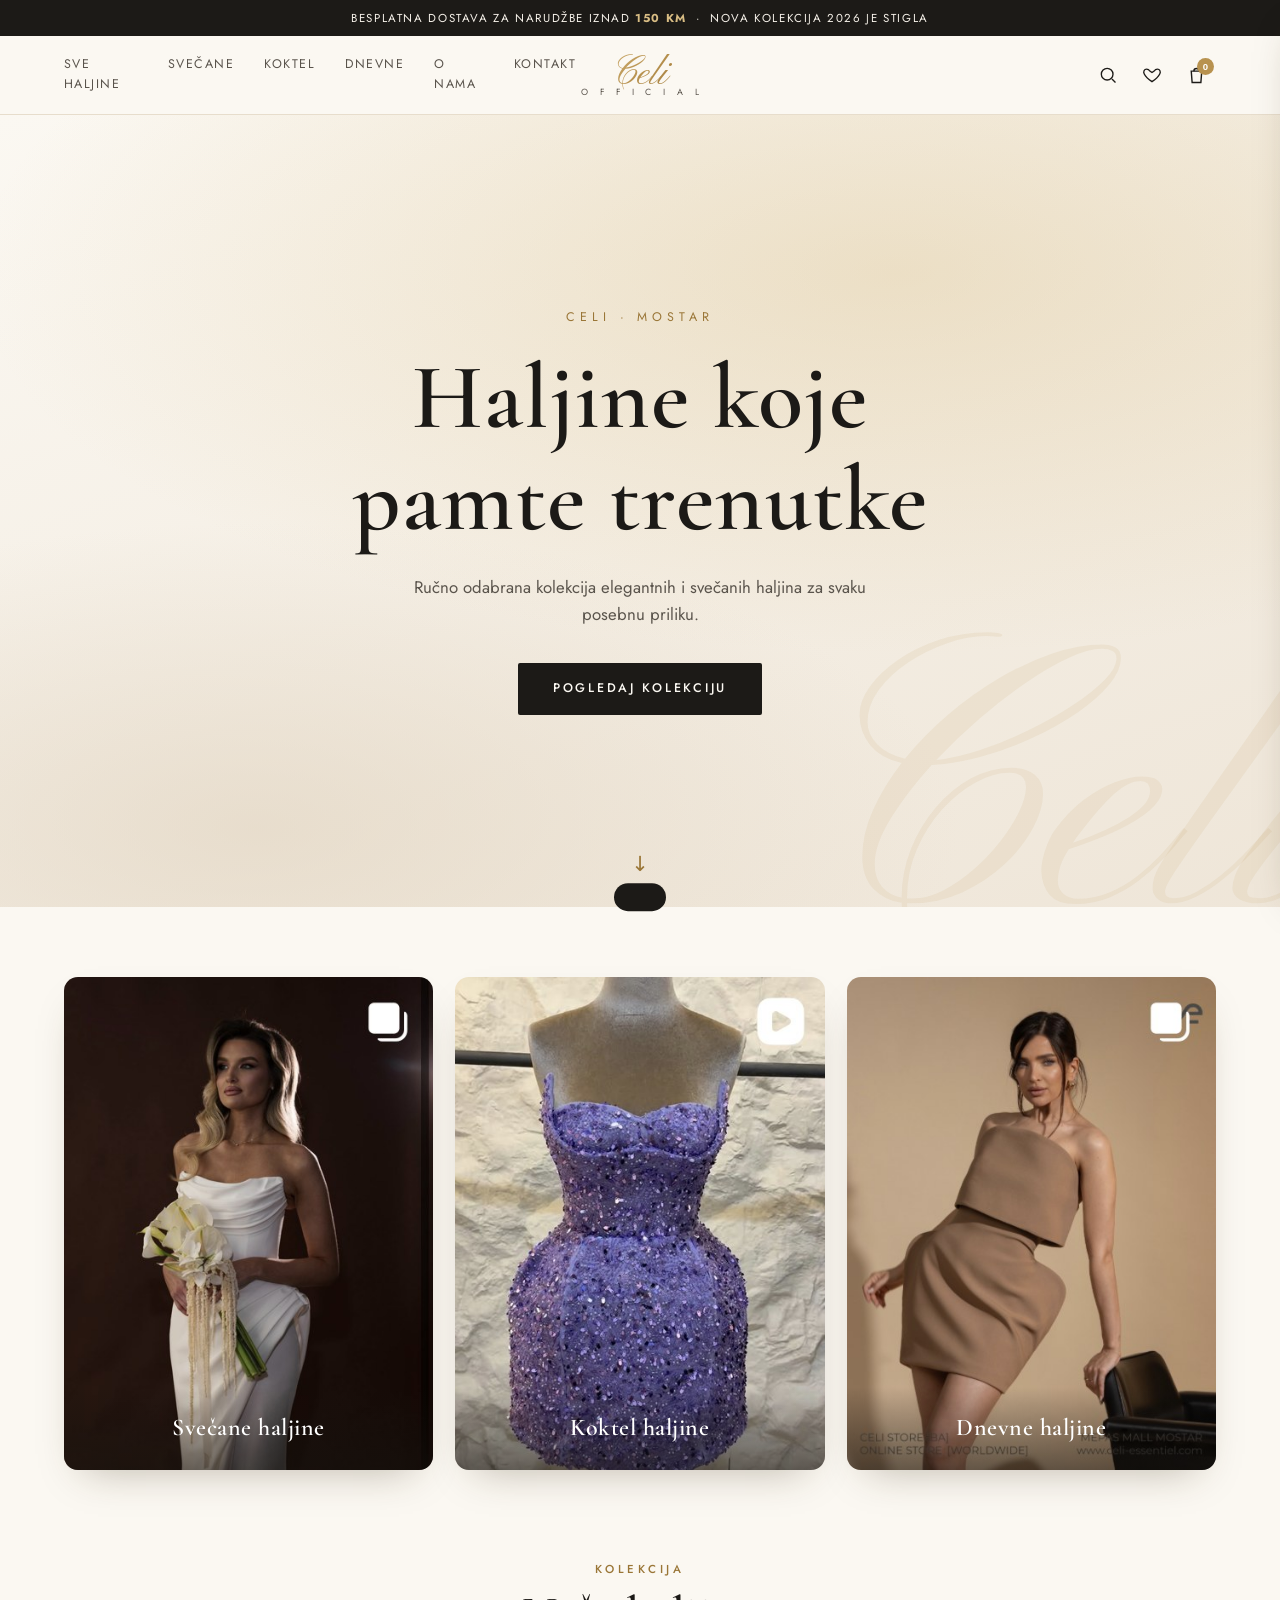
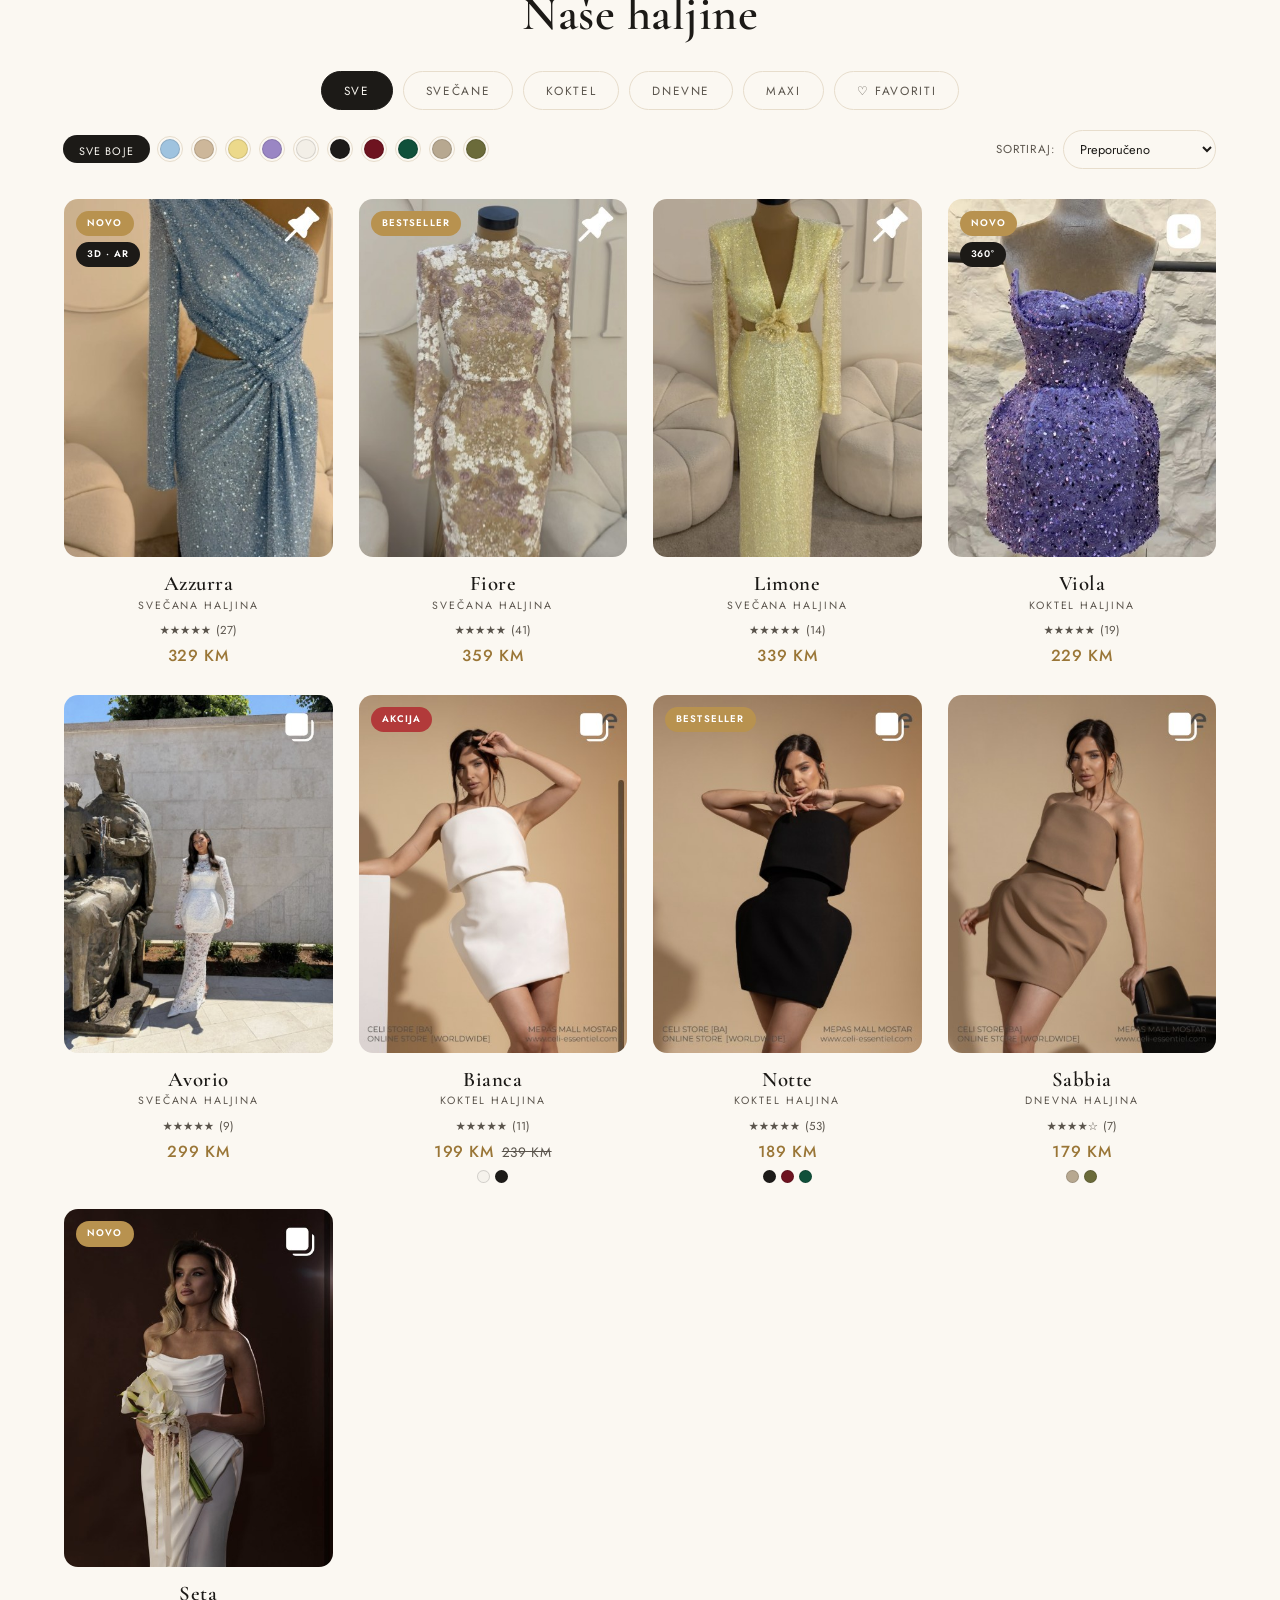
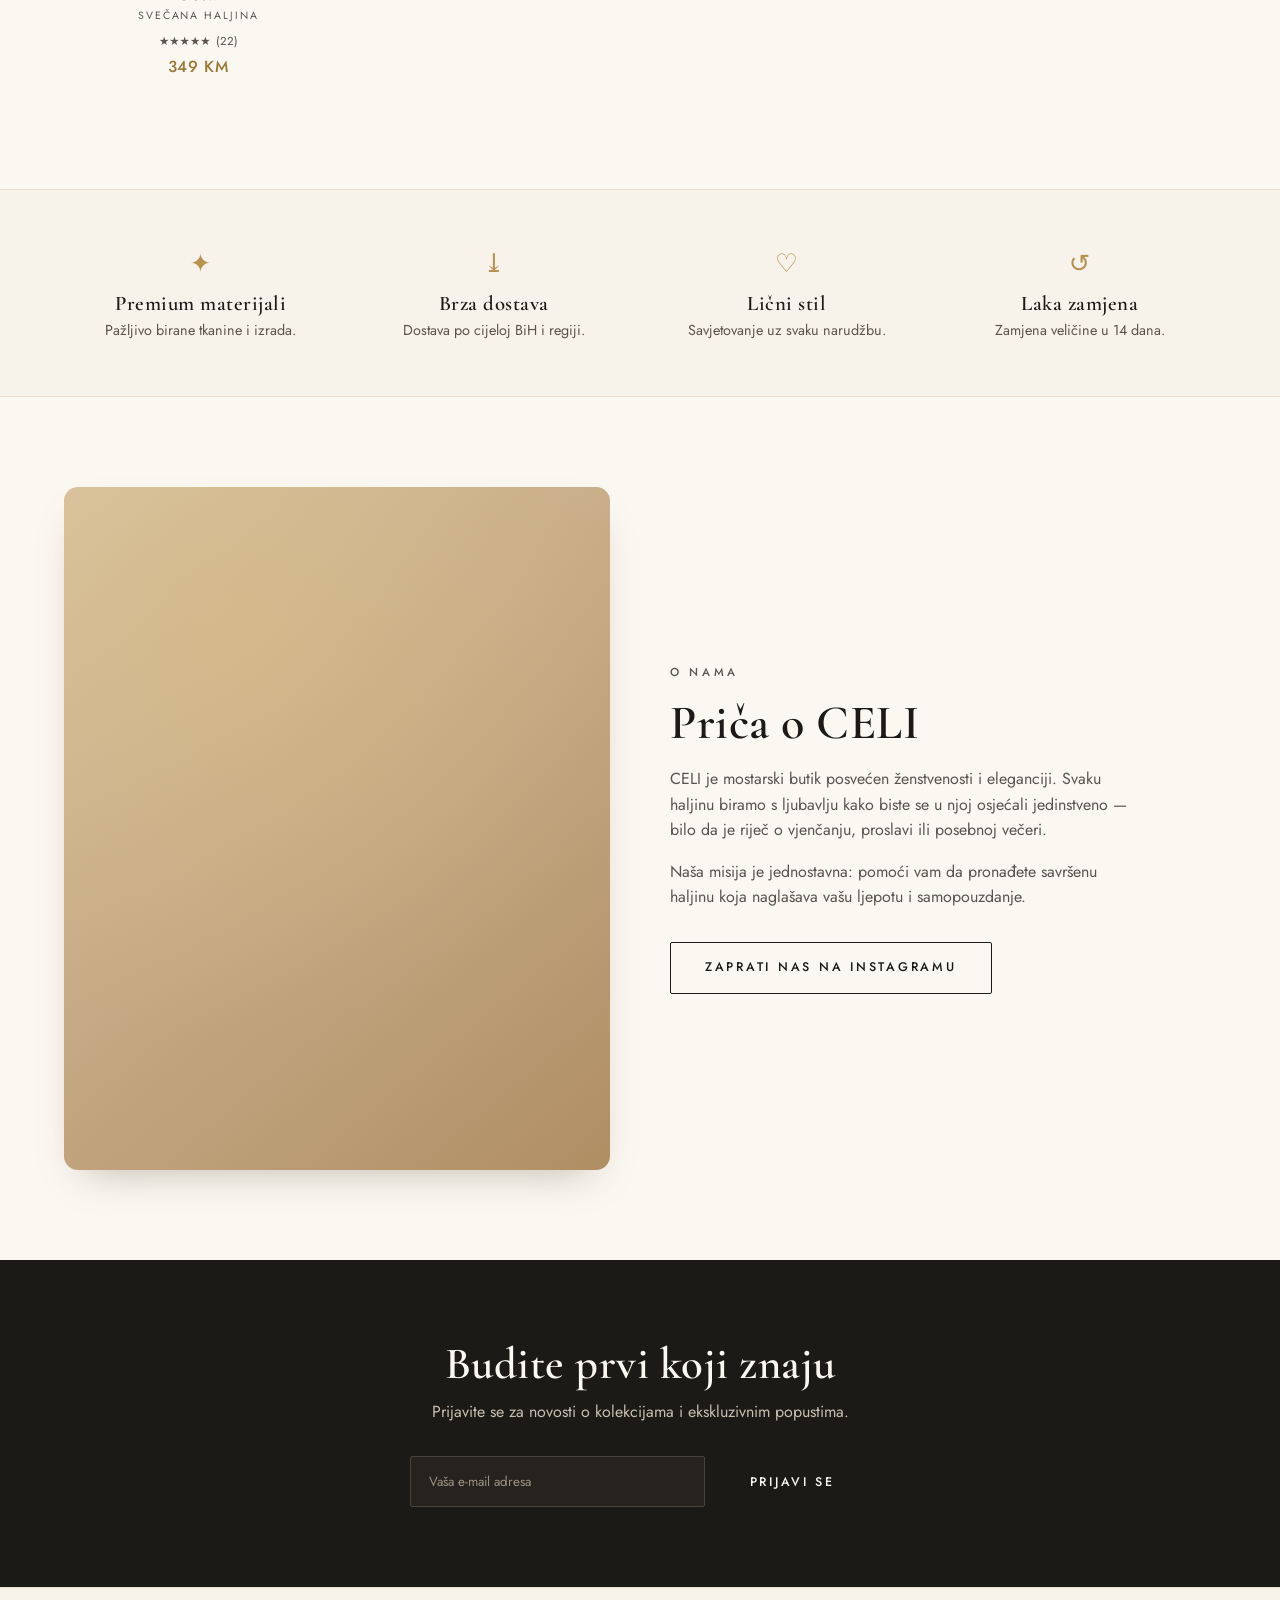
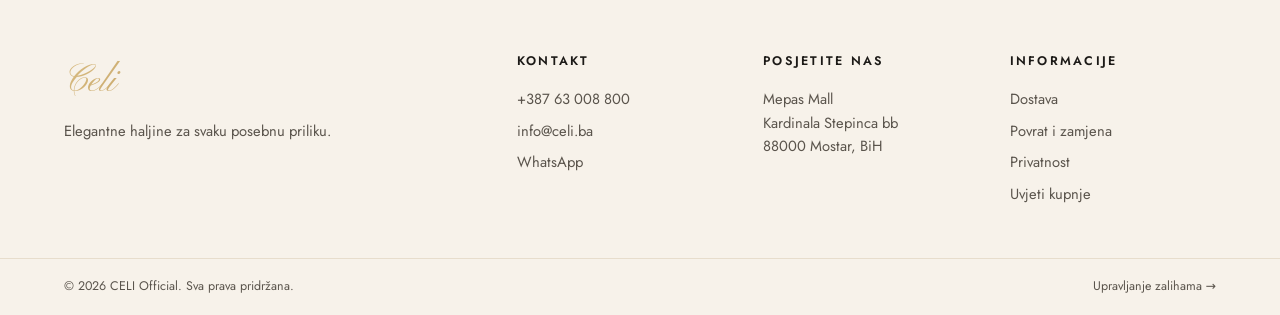
<file: index.html>
<!DOCTYPE html>
<html lang="hr">
<head>
  <meta charset="UTF-8" />
  <meta name="viewport" content="width=device-width, initial-scale=1.0" />
  <title>CELI Official — Elegantne haljine | Mostar</title>
  <meta name="description" content="CELI Official — butik elegantnih i svečanih haljina iz Mostara. Otkrijte novu kolekciju, isprobajte 3D pregled i naručite online." />
  <meta name="theme-color" content="#1c1a17" />
  <link rel="canonical" href="https://celi.ba/" />
  <link rel="icon" type="image/svg+xml" href="assets/favicon.svg" />

  <!-- Open Graph / social -->
  <meta property="og:type" content="website" />
  <meta property="og:site_name" content="CELI Official" />
  <meta property="og:title" content="CELI Official — Elegantne haljine | Mostar" />
  <meta property="og:description" content="Butik elegantnih i svečanih haljina iz Mostara. Nova kolekcija 2026 uz 3D pregled." />
  <meta property="og:image" content="assets/products/p9.jpg" />
  <meta property="og:locale" content="hr_HR" />
  <meta name="twitter:card" content="summary_large_image" />
  <meta name="twitter:title" content="CELI Official — Elegantne haljine" />
  <meta name="twitter:description" content="Butik elegantnih i svečanih haljina iz Mostara." />
  <meta name="twitter:image" content="assets/products/p9.jpg" />

  <link rel="preconnect" href="https://fonts.googleapis.com" />
  <link rel="preconnect" href="https://fonts.gstatic.com" crossorigin />
  <link href="https://fonts.googleapis.com/css2?family=Cormorant+Garamond:wght@400;500;600;700&family=Pinyon+Script&family=Jost:wght@300;400;500;600&display=swap" rel="stylesheet" />
  <link rel="stylesheet" href="css/styles.css" />
</head>
<body>

  <!-- Top announcement bar -->
  <div class="announce">
    Besplatna dostava za narudžbe iznad <strong>150 KM</strong> &nbsp;·&nbsp; Nova kolekcija 2026 je stigla
  </div>

  <!-- Header -->
  <header class="header" id="header">
    <div class="container header__inner">
      <button class="icon-btn nav-toggle" id="navToggle" aria-label="Izbornik">
        <span></span><span></span><span></span>
      </button>

      <nav class="nav" id="nav">
        <a href="#shop" data-filter="all">Sve haljine</a>
        <a href="#shop" data-filter="svecane">Svečane</a>
        <a href="#shop" data-filter="koktel">Koktel</a>
        <a href="#shop" data-filter="dnevne">Dnevne</a>
        <a href="#about">O nama</a>
        <a href="#contact">Kontakt</a>
      </nav>

      <a href="#home" class="logo" aria-label="CELI Official početna">
        <span class="logo__script">Celi</span>
        <span class="logo__sub">O F F I C I A L</span>
      </a>

      <div class="header__actions">
        <button class="icon-btn" id="searchToggle" aria-label="Pretraga">
          <svg viewBox="0 0 24 24" width="20" height="20" fill="none" stroke="currentColor" stroke-width="1.6"><circle cx="11" cy="11" r="7"/><path d="M21 21l-4.3-4.3"/></svg>
        </button>
        <button class="icon-btn wish-btn" id="wishToggle" aria-label="Lista želja">
          <svg viewBox="0 0 24 24" width="20" height="20" fill="none" stroke="currentColor" stroke-width="1.6"><path d="M12 20s-7-4.6-9.3-9.2C1.2 7.9 2.6 5 5.5 5c1.9 0 3.2 1.1 3.9 2.2L12 9l2.6-1.8C15.3 6.1 16.6 5 18.5 5c2.9 0 4.3 2.9 2.8 5.8C19 15.4 12 20 12 20z"/></svg>
          <span class="wish-count" id="wishCount">0</span>
        </button>
        <button class="icon-btn cart-btn" id="cartToggle" aria-label="Košarica">
          <svg viewBox="0 0 24 24" width="21" height="21" fill="none" stroke="currentColor" stroke-width="1.6"><path d="M6 7h12l-1 13H7L6 7z"/><path d="M9 7a3 3 0 0 1 6 0"/></svg>
          <span class="cart-count" id="cartCount">0</span>
        </button>
      </div>
    </div>

    <!-- Search bar -->
    <div class="searchbar" id="searchbar">
      <div class="container">
        <input type="search" id="searchInput" placeholder="Pretraži haljine…" />
      </div>
    </div>
  </header>

  <!-- Hero -->
  <section class="hero" id="home">
    <div class="hero__bg"></div>
    <div class="hero__content">
      <p class="hero__eyebrow">CELI · Mostar</p>
      <h1 class="hero__title">Haljine koje<br/>pamte trenutke</h1>
      <p class="hero__sub">Ručno odabrana kolekcija elegantnih i svečanih haljina za svaku posebnu priliku.</p>
      <a href="#shop" class="btn btn--gold">Pogledaj kolekciju</a>
    </div>
    <a href="#shop" class="hero__scroll" aria-label="Skrolaj dolje">↓</a>
  </section>

  <!-- Category tiles -->
  <section class="cats container">
    <a href="#shop" class="cat" data-filter="svecane">
      <div class="cat__art"><img src="assets/products/p9.jpg" alt="Svečane haljine" loading="lazy" /></div>
      <span>Svečane haljine</span>
    </a>
    <a href="#shop" class="cat" data-filter="koktel">
      <div class="cat__art"><img src="assets/products/p4.jpg" alt="Koktel haljine" loading="lazy" /></div>
      <span>Koktel haljine</span>
    </a>
    <a href="#shop" class="cat" data-filter="dnevne">
      <div class="cat__art"><img src="assets/products/p8.jpg" alt="Dnevne haljine" loading="lazy" /></div>
      <span>Dnevne haljine</span>
    </a>
  </section>

  <!-- Shop -->
  <section class="shop container" id="shop">
    <div class="section-head">
      <p class="eyebrow">Kolekcija</p>
      <h2>Naše haljine</h2>
    </div>

    <div class="filters" id="filters">
      <button class="chip is-active" data-filter="all">Sve</button>
      <button class="chip" data-filter="svecane">Svečane</button>
      <button class="chip" data-filter="koktel">Koktel</button>
      <button class="chip" data-filter="dnevne">Dnevne</button>
      <button class="chip" data-filter="maxi">Maxi</button>
      <button class="chip chip--wish" data-filter="wishlist">♡ Favoriti</button>
    </div>

    <div class="subfilters">
      <div class="colorfilter" id="colorFilter" aria-label="Filter po boji"></div>
      <label class="sortbox">Sortiraj:
        <select id="sortSelect">
          <option value="featured">Preporučeno</option>
          <option value="price-asc">Cijena: niža → viša</option>
          <option value="price-desc">Cijena: viša → niža</option>
          <option value="rating">Najbolje ocijenjeno</option>
          <option value="new">Novo</option>
        </select>
      </label>
    </div>

    <div class="grid" id="productGrid"><!-- products injected by JS --></div>
    <p class="empty" id="emptyState" hidden>Nema haljina koje odgovaraju pretrazi.</p>
  </section>

  <!-- Recently viewed -->
  <section class="recent container" id="recent" hidden>
    <div class="section-head section-head--left">
      <p class="eyebrow">Nedavno pregledano</p>
      <h2>Vaš odabir</h2>
    </div>
    <div class="recent__row" id="recentRow"></div>
  </section>

  <!-- Feature strip -->
  <section class="features">
    <div class="container features__inner">
      <div class="feature"><span class="feature__ic">✦</span><h4>Premium materijali</h4><p>Pažljivo birane tkanine i izrada.</p></div>
      <div class="feature"><span class="feature__ic">⤓</span><h4>Brza dostava</h4><p>Dostava po cijeloj BiH i regiji.</p></div>
      <div class="feature"><span class="feature__ic">♡</span><h4>Lični stil</h4><p>Savjetovanje uz svaku narudžbu.</p></div>
      <div class="feature"><span class="feature__ic">↺</span><h4>Laka zamjena</h4><p>Zamjena veličine u 14 dana.</p></div>
    </div>
  </section>

  <!-- About -->
  <section class="about container" id="about">
    <div class="about__art"></div>
    <div class="about__text">
      <p class="eyebrow">O nama</p>
      <h2>Priča o CELI</h2>
      <p>CELI je mostarski butik posvećen ženstvenosti i eleganciji. Svaku haljinu biramo s ljubavlju kako biste se u njoj osjećali jedinstveno — bilo da je riječ o vjenčanju, proslavi ili posebnoj večeri.</p>
      <p>Naša misija je jednostavna: pomoći vam da pronađete savršenu haljinu koja naglašava vašu ljepotu i samopouzdanje.</p>
      <a href="https://www.instagram.com/celi.officiel/" target="_blank" rel="noopener" class="btn btn--outline">Zaprati nas na Instagramu</a>
    </div>
  </section>

  <!-- Newsletter -->
  <section class="newsletter">
    <div class="container newsletter__inner">
      <h2>Budite prvi koji znaju</h2>
      <p>Prijavite se za novosti o kolekcijama i ekskluzivnim popustima.</p>
      <form class="newsletter__form" id="newsletterForm">
        <input type="email" placeholder="Vaša e-mail adresa" required />
        <button class="btn btn--gold" type="submit">Prijavi se</button>
      </form>
      <p class="newsletter__msg" id="newsletterMsg" hidden>Hvala! Uspješno ste prijavljeni. ✦</p>
    </div>
  </section>

  <!-- Contact / Footer -->
  <footer class="footer" id="contact">
    <div class="container footer__inner">
      <div class="footer__col footer__brand">
        <span class="logo__script footer__logo">Celi</span>
        <p>Elegantne haljine za svaku posebnu priliku.</p>
      </div>
      <div class="footer__col">
        <h5>Kontakt</h5>
        <p><a href="tel:+38763008800">+387 63 008 800</a></p>
        <p><a href="mailto:info@celi.ba">info@celi.ba</a></p>
        <p><a href="https://wa.me/38763008800" target="_blank" rel="noopener">WhatsApp</a></p>
      </div>
      <div class="footer__col">
        <h5>Posjetite nas</h5>
        <p>Mepas Mall<br/>Kardinala Stepinca bb<br/>88000 Mostar, BiH</p>
      </div>
      <div class="footer__col">
        <h5>Informacije</h5>
        <p><a href="info.html#dostava">Dostava</a></p>
        <p><a href="info.html#povrat">Povrat i zamjena</a></p>
        <p><a href="info.html#privatnost">Privatnost</a></p>
        <p><a href="info.html#uvjeti">Uvjeti kupnje</a></p>
      </div>
    </div>
    <div class="footer__bottom">
      <div class="container">
        <span>© <span id="year"></span> CELI Official. Sva prava pridržana.</span>
        <span><a href="admin.html" class="footer__admin">Upravljanje zalihama →</a></span>
      </div>
    </div>
  </footer>

  <!-- Cart drawer -->
  <div class="overlay" id="overlay"></div>
  <aside class="cart" id="cart" aria-label="Košarica">
    <div class="cart__head">
      <h3>Vaša košarica</h3>
      <button class="icon-btn" id="cartClose" aria-label="Zatvori">✕</button>
    </div>
    <div class="cart__body" id="cartBody"><!-- items --></div>
    <div class="cart__foot">
      <div class="fship" id="freeShip" hidden></div>
      <div class="cart__total"><span>Ukupno</span><strong id="cartTotal">0 KM</strong></div>
      <a class="btn btn--gold btn--block" id="checkoutBtn" href="checkout.html">Nastavi na plaćanje</a>
      <button class="btn btn--outline btn--block cart__wa" id="whatsappBtn">Naruči putem WhatsApp-a</button>
      <p class="cart__note">Sigurno plaćanje karticom, pouzećem ili bankovnim transferom.</p>
    </div>
  </aside>

  <!-- Quick view modal -->
  <div class="modal" id="modal" aria-hidden="true" role="dialog" aria-modal="true" aria-label="Pregled haljine">
    <div class="modal__overlay" id="modalOverlay"></div>
    <div class="modal__box" id="modalBox"><!-- injected --></div>
  </div>

  <!-- Size guide modal -->
  <div class="modal modal--size" id="sizeModal" aria-hidden="true" role="dialog" aria-modal="true" aria-label="Vodič za veličine">
    <div class="modal__overlay" id="sizeOverlay"></div>
    <div class="sizeguide">
      <button class="icon-btn sizeguide__close" id="sizeClose" aria-label="Zatvori">✕</button>
      <p class="eyebrow">CELI</p>
      <h3>Vodič za veličine</h3>
      <p class="sizeguide__lead">Mjere u centimetrima. Ako ste između dvije veličine, kod pripijenih krojeva preporučujemo veći broj.</p>
      <table class="sizeguide__table">
        <thead>
          <tr><th>Veličina</th><th>EU</th><th>Poprsje</th><th>Struk</th><th>Bokovi</th></tr>
        </thead>
        <tbody>
          <tr><td>XS</td><td>34</td><td>80–83</td><td>62–65</td><td>88–91</td></tr>
          <tr><td>S</td><td>36</td><td>84–87</td><td>66–69</td><td>92–95</td></tr>
          <tr><td>M</td><td>38</td><td>88–91</td><td>70–73</td><td>96–99</td></tr>
          <tr><td>L</td><td>40</td><td>92–96</td><td>74–78</td><td>100–104</td></tr>
          <tr><td>XL</td><td>42</td><td>97–101</td><td>79–83</td><td>105–109</td></tr>
        </tbody>
      </table>
      <div class="sizeguide__how">
        <h4>Kako izmjeriti</h4>
        <p><strong>Poprsje:</strong> oko najistaknutijeg dijela grudi.</p>
        <p><strong>Struk:</strong> oko najužeg dijela struka.</p>
        <p><strong>Bokovi:</strong> oko najšireg dijela bokova.</p>
        <p class="sizeguide__note">Trebate pomoć s odabirom? Pišite nam na <a href="https://wa.me/38763008800" target="_blank" rel="noopener">WhatsApp</a> — rado savjetujemo.</p>
      </div>
    </div>
  </div>

  <!-- Toast -->
  <div class="toast" id="toast"></div>

  <script src="js/products.js"></script>
  <script src="js/inventory.js"></script>
  <script src="js/app.js"></script>
</body>
</html>
</file>
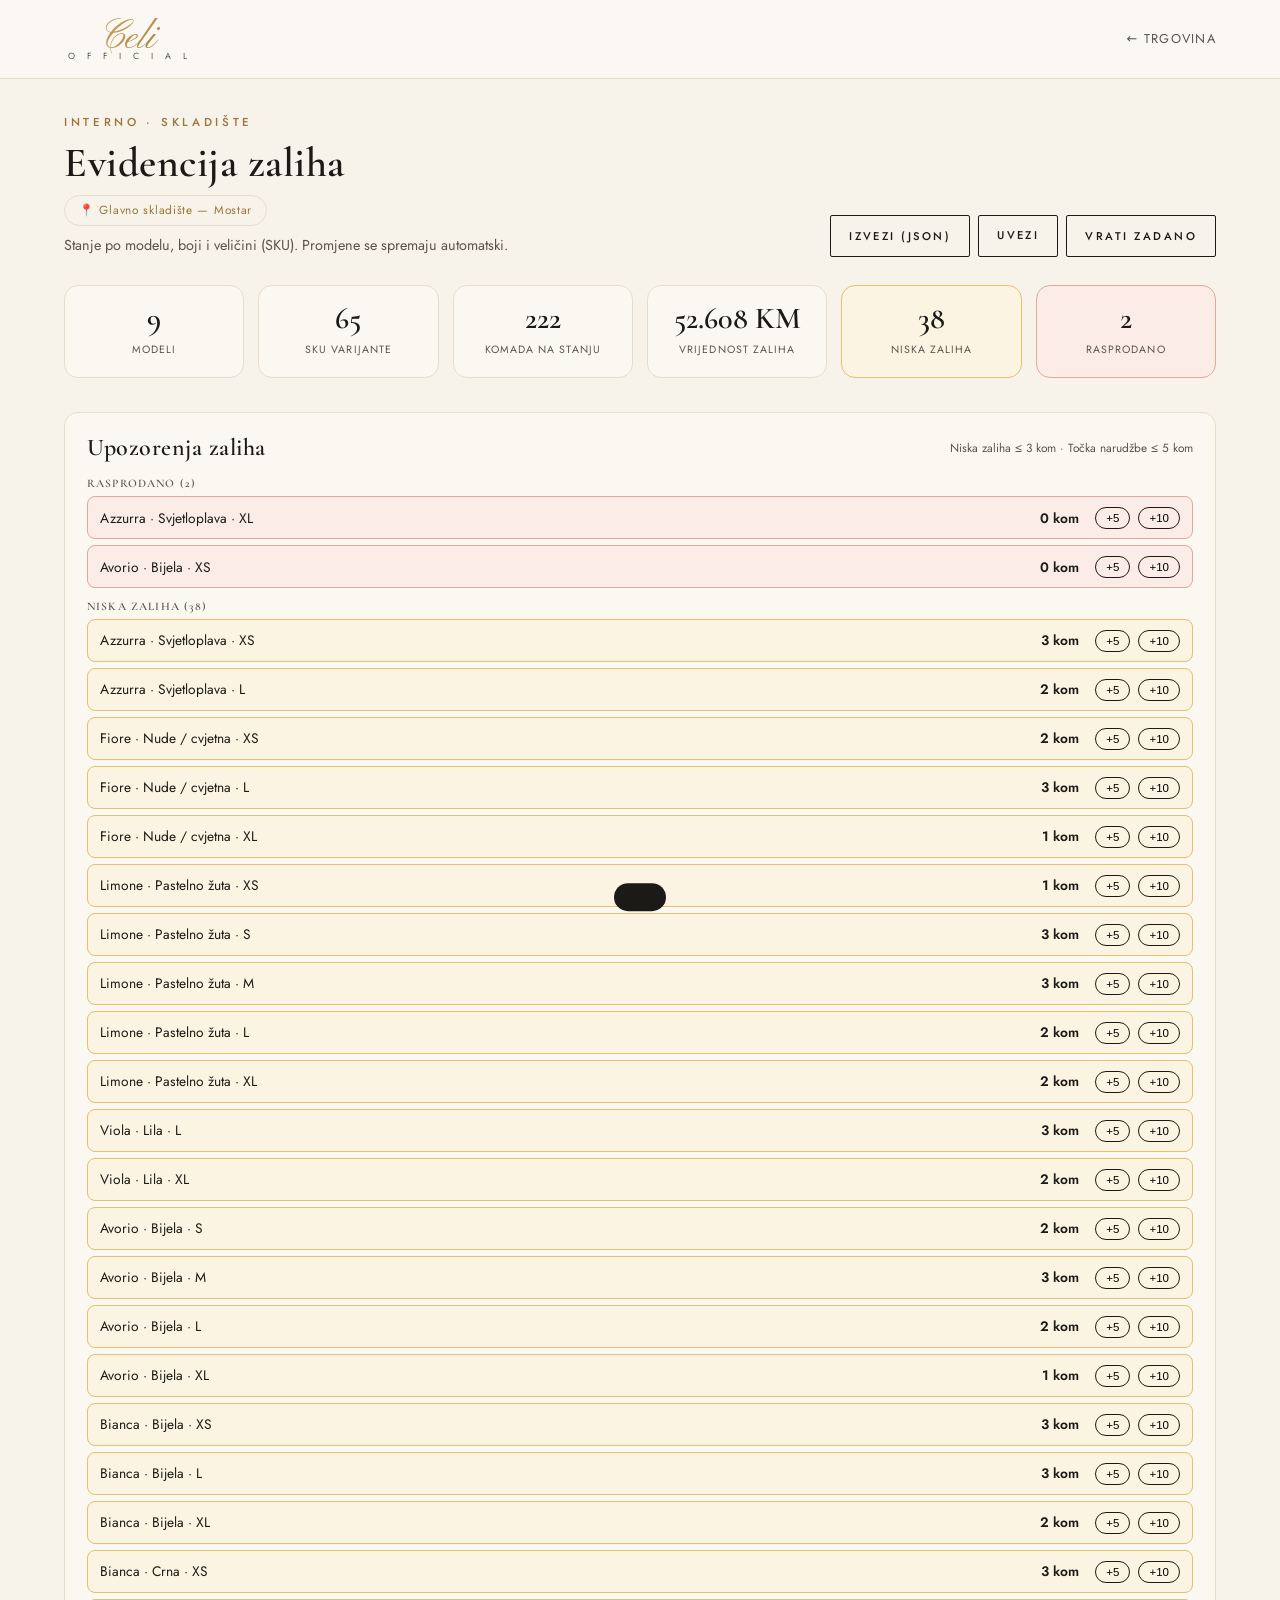
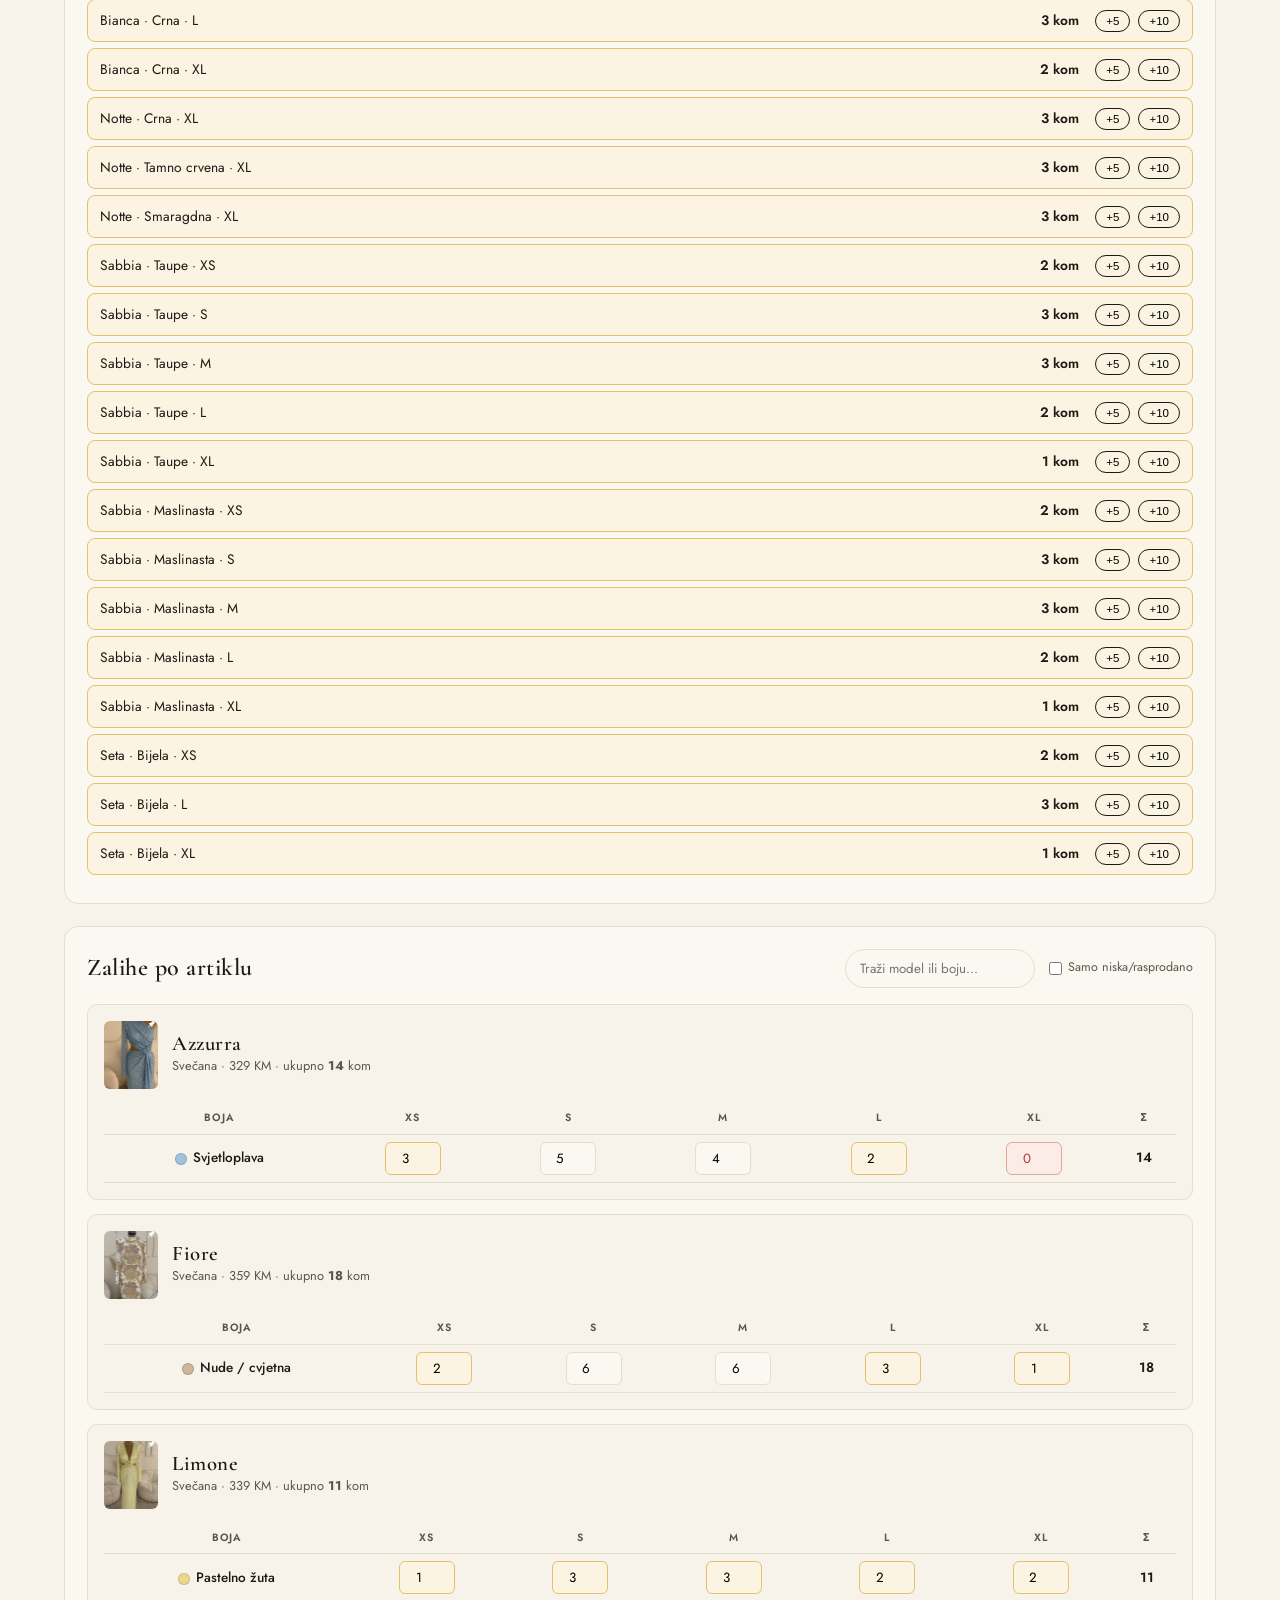
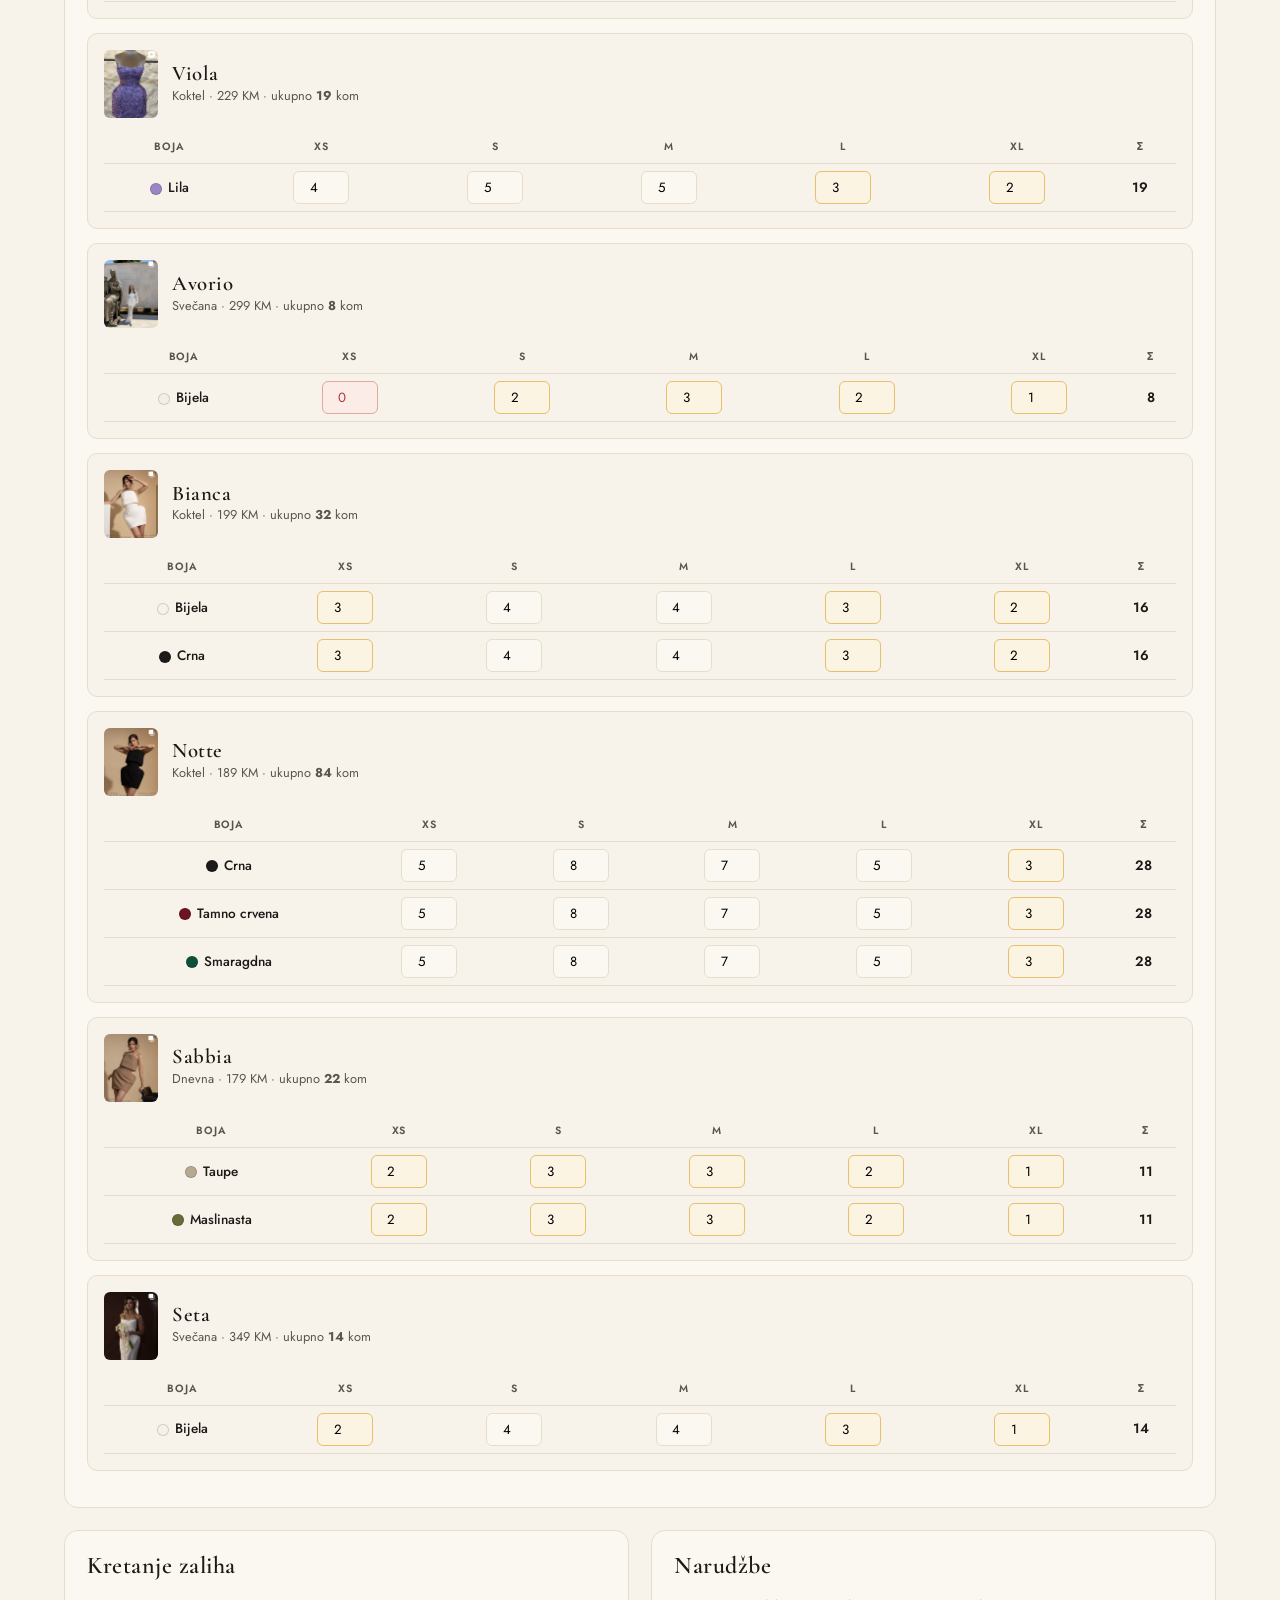
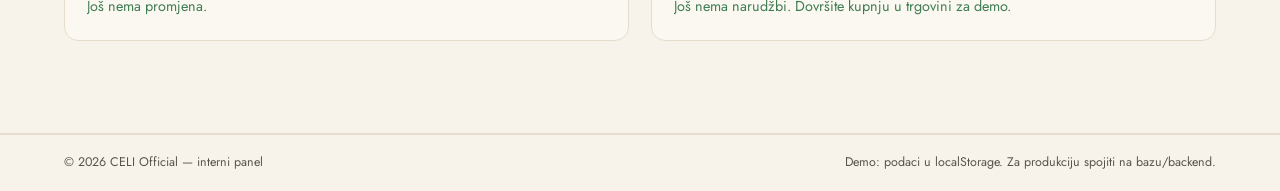
<file: admin.html>
<!DOCTYPE html>
<html lang="hr">
<head>
  <meta charset="UTF-8" />
  <meta name="viewport" content="width=device-width, initial-scale=1.0" />
  <title>Skladište — CELI Official</title>
  <meta name="robots" content="noindex" />
  <link rel="icon" type="image/svg+xml" href="assets/favicon.svg" />
  <link rel="preconnect" href="https://fonts.googleapis.com" />
  <link rel="preconnect" href="https://fonts.gstatic.com" crossorigin />
  <link href="https://fonts.googleapis.com/css2?family=Cormorant+Garamond:wght@400;500;600;700&family=Pinyon+Script&family=Jost:wght@300;400;500;600&display=swap" rel="stylesheet" />
  <link rel="stylesheet" href="css/styles.css" />
</head>
<body class="admin-page">

  <header class="header">
    <div class="container header__inner header__inner--checkout">
      <a href="index.html" class="logo" aria-label="CELI Official početna">
        <span class="logo__script">Celi</span>
        <span class="logo__sub">O F F I C I A L</span>
      </a>
      <a href="index.html" class="back-link">← Trgovina</a>
    </div>
  </header>

  <main class="container admin">
    <div class="admin__head">
      <div>
        <p class="eyebrow">Interno · Skladište</p>
        <h1 class="admin__title">Evidencija zaliha</h1>
        <p class="admin__loc">📍 Glavno skladište — Mostar</p>
        <p class="admin__sub">Stanje po modelu, boji i veličini (SKU). Promjene se spremaju automatski.</p>
      </div>
      <div class="admin__tools">
        <button class="btn btn--outline" id="btnExport">Izvezi (JSON)</button>
        <label class="btn btn--outline" for="fileImport">Uvezi</label>
        <input type="file" id="fileImport" accept="application/json" hidden />
        <button class="btn btn--outline" id="btnReset">Vrati zadano</button>
      </div>
    </div>

    <!-- KPI cards -->
    <section class="kpis" id="stats"></section>

    <!-- Alerts -->
    <section class="admin-block">
      <div class="admin-block__head">
        <h2>Upozorenja zaliha</h2>
        <span class="admin-block__hint">Niska zaliha ≤ <span id="lowThresh">3</span> kom · Točka narudžbe ≤ <span id="reorderPt">5</span> kom</span>
      </div>
      <div id="alerts" class="alerts"></div>
    </section>

    <!-- Inventory table -->
    <section class="admin-block">
      <div class="admin-block__head">
        <h2>Zalihe po artiklu</h2>
        <div class="admin-filter">
          <input type="search" id="search" placeholder="Traži model ili boju…" />
          <label class="admin-check"><input type="checkbox" id="lowOnly" /> Samo niska/rasprodano</label>
        </div>
      </div>
      <div id="invTable" class="invtable"></div>
    </section>

    <div class="admin-cols">
      <!-- Movements -->
      <section class="admin-block">
        <div class="admin-block__head"><h2>Kretanje zaliha</h2></div>
        <div id="log" class="log"></div>
      </section>
      <!-- Orders -->
      <section class="admin-block">
        <div class="admin-block__head"><h2>Narudžbe</h2></div>
        <div id="orders" class="orders"></div>
      </section>
    </div>
  </main>

  <footer class="footer">
    <div class="footer__bottom">
      <div class="container">
        <span>© <span id="year"></span> CELI Official — interni panel</span>
        <span>Demo: podaci u localStorage. Za produkciju spojiti na bazu/backend.</span>
      </div>
    </div>
  </footer>

  <div class="toast" id="toast"></div>

  <script src="js/products.js"></script>
  <script src="js/inventory.js"></script>
  <script src="js/admin.js"></script>
</body>
</html>
</file>
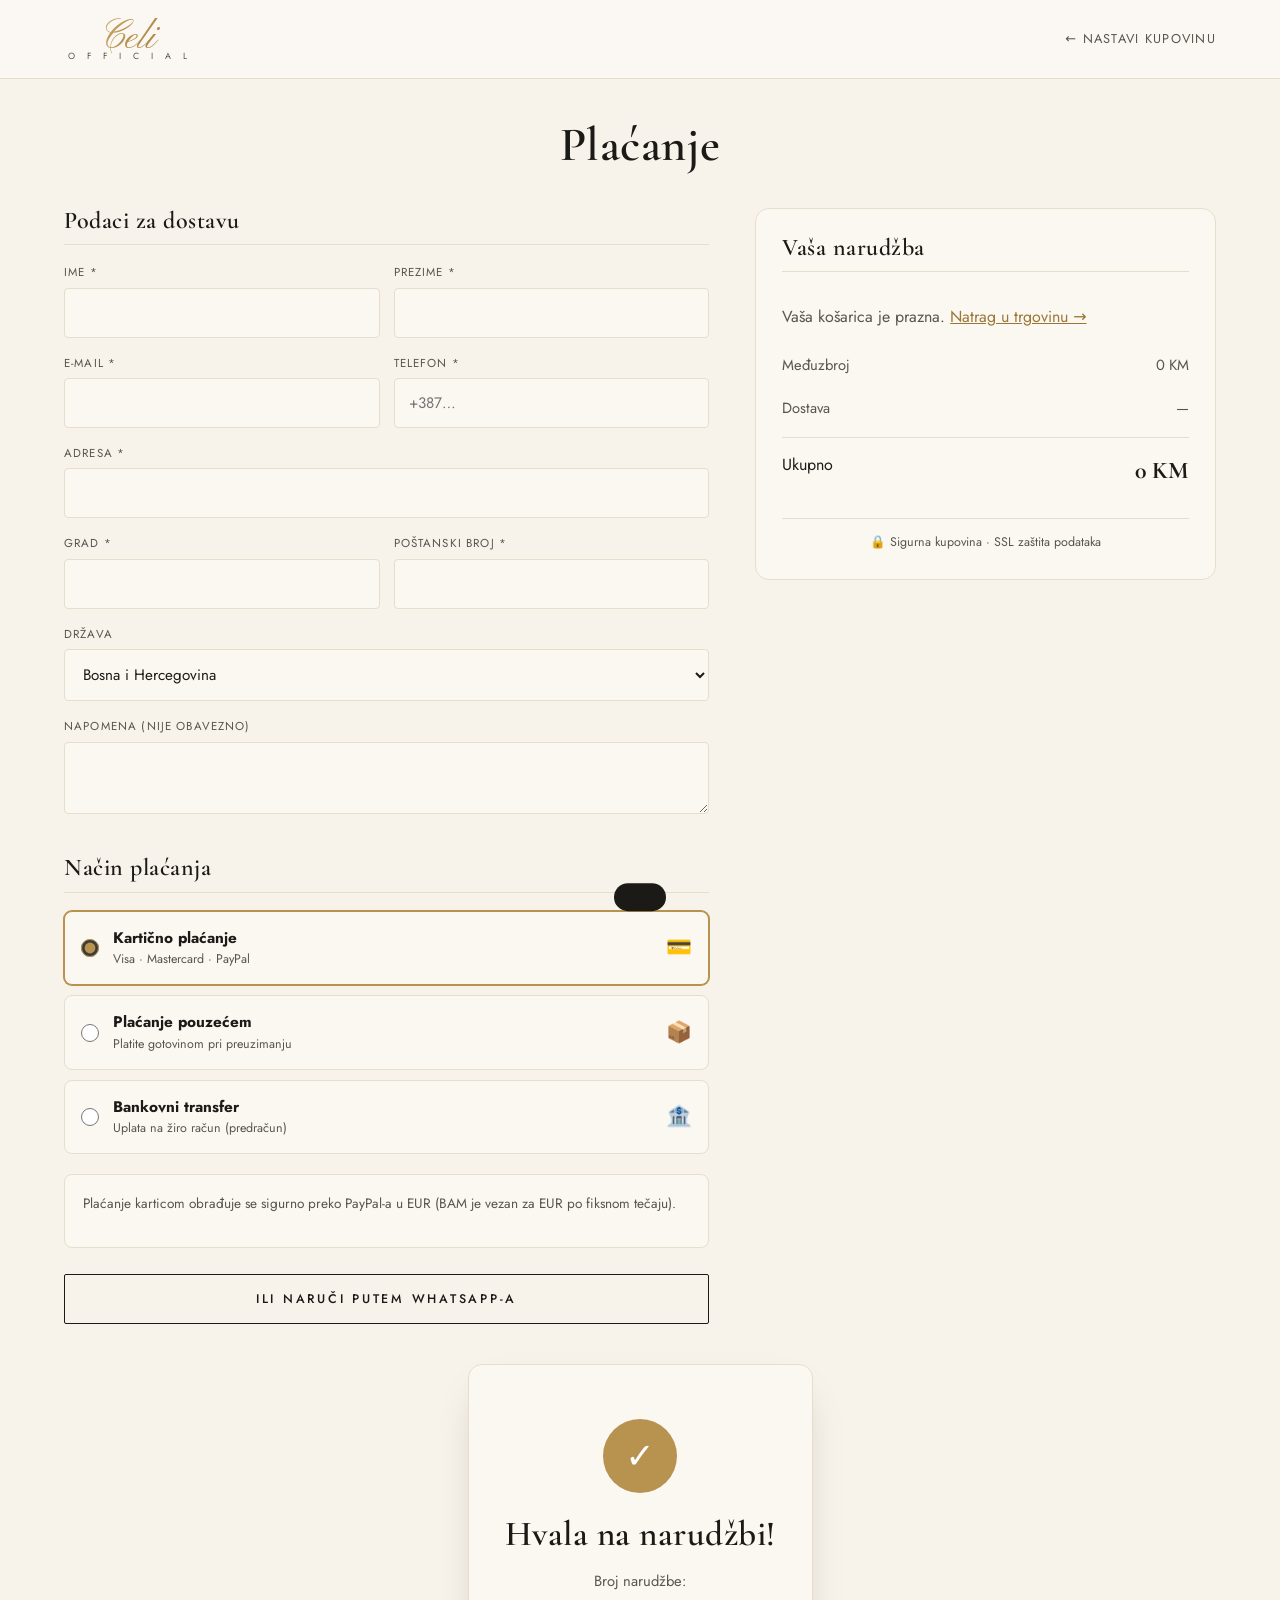
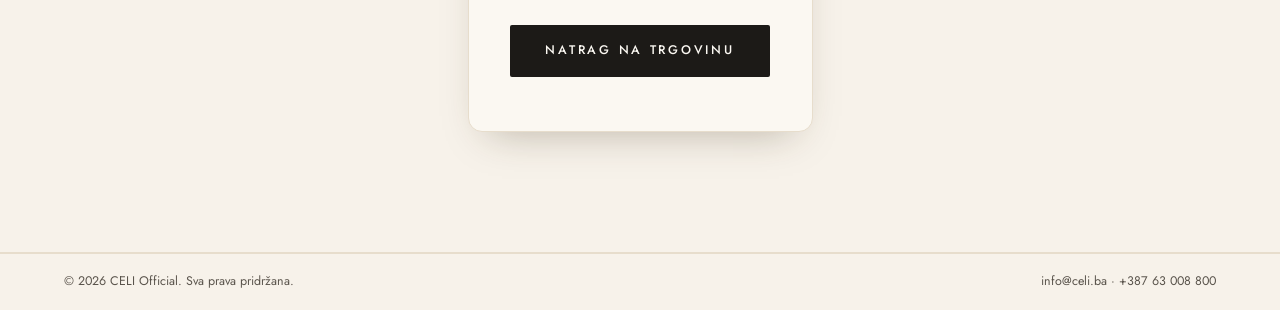
<file: checkout.html>
<!DOCTYPE html>
<html lang="hr">
<head>
  <meta charset="UTF-8" />
  <meta name="viewport" content="width=device-width, initial-scale=1.0" />
  <title>Plaćanje — CELI Official</title>
  <meta name="description" content="Sigurno plaćanje — CELI Official webshop." />
  <link rel="icon" type="image/svg+xml" href="assets/favicon.svg" />
  <link rel="preconnect" href="https://fonts.googleapis.com" />
  <link rel="preconnect" href="https://fonts.gstatic.com" crossorigin />
  <link href="https://fonts.googleapis.com/css2?family=Cormorant+Garamond:wght@400;500;600;700&family=Pinyon+Script&family=Jost:wght@300;400;500;600&display=swap" rel="stylesheet" />
  <link rel="stylesheet" href="css/styles.css" />
</head>
<body class="checkout-page">

  <header class="header">
    <div class="container header__inner header__inner--checkout">
      <a href="index.html" class="logo" aria-label="CELI Official početna">
        <span class="logo__script">Celi</span>
        <span class="logo__sub">O F F I C I A L</span>
      </a>
      <a href="index.html" class="back-link">← Nastavi kupovinu</a>
    </div>
  </header>

  <main class="container co">
    <h1 class="co__title">Plaćanje</h1>

    <div class="co__grid" id="coGrid">
      <!-- LEFT: form -->
      <section class="co__form">
        <h2 class="co__h">Podaci za dostavu</h2>
        <form id="shipForm" novalidate>
          <div class="field-row">
            <label class="field"><span>Ime *</span><input name="ime" required /></label>
            <label class="field"><span>Prezime *</span><input name="prezime" required /></label>
          </div>
          <div class="field-row">
            <label class="field"><span>E-mail *</span><input type="email" name="email" required /></label>
            <label class="field"><span>Telefon *</span><input name="telefon" required placeholder="+387…" /></label>
          </div>
          <label class="field"><span>Adresa *</span><input name="adresa" required /></label>
          <div class="field-row">
            <label class="field"><span>Grad *</span><input name="grad" required /></label>
            <label class="field"><span>Poštanski broj *</span><input name="posta" required /></label>
          </div>
          <label class="field"><span>Država</span>
            <select name="drzava">
              <option>Bosna i Hercegovina</option>
              <option>Hrvatska</option>
              <option>Srbija</option>
              <option>Crna Gora</option>
              <option>Ostalo</option>
            </select>
          </label>
          <label class="field"><span>Napomena (nije obavezno)</span><textarea name="napomena" rows="2"></textarea></label>

          <h2 class="co__h">Način plaćanja</h2>
          <div class="pay">
            <label class="pay__opt is-active">
              <input type="radio" name="pay" value="card" checked />
              <span class="pay__main"><strong>Kartično plaćanje</strong><small>Visa · Mastercard · PayPal</small></span>
              <span class="pay__icons">💳</span>
            </label>
            <label class="pay__opt">
              <input type="radio" name="pay" value="cod" />
              <span class="pay__main"><strong>Plaćanje pouzećem</strong><small>Platite gotovinom pri preuzimanju</small></span>
              <span class="pay__icons">📦</span>
            </label>
            <label class="pay__opt">
              <input type="radio" name="pay" value="bank" />
              <span class="pay__main"><strong>Bankovni transfer</strong><small>Uplata na žiro račun (predračun)</small></span>
              <span class="pay__icons">🏦</span>
            </label>
          </div>

          <!-- Card / PayPal -->
          <div class="pay-panel" id="panel-card">
            <p class="pay-panel__note">Plaćanje karticom obrađuje se sigurno preko PayPal-a u EUR (BAM je vezan za EUR po fiksnom tečaju).</p>
            <div id="paypal-buttons"></div>
            <p class="pay-fallback" id="paypalFallback" hidden>
              ⚠️ PayPal trenutno nije konfiguriran s pravim računom (koristi se demo). Za stvarne uplate
              unesite svoj <strong>PayPal Client ID</strong> u <code>js/checkout.js</code>. U međuvremenu
              možete naručiti pouzećem, bankovnim transferom ili putem WhatsApp-a.
            </p>
          </div>

          <!-- COD -->
          <div class="pay-panel" id="panel-cod" hidden>
            <p class="pay-panel__note">Narudžbu plaćate gotovinom dostavljaču pri preuzimanju paketa.</p>
            <button type="button" class="btn btn--gold btn--block" id="placeCod">Potvrdi narudžbu (pouzeće)</button>
          </div>

          <!-- Bank -->
          <div class="pay-panel" id="panel-bank" hidden>
            <div class="bank-box">
              <p><strong>Primatelj:</strong> CELI d.o.o., Mostar</p>
              <p><strong>IBAN:</strong> BA39 0000 0000 0000 0000</p>
              <p><strong>Banka:</strong> (vaša banka)</p>
              <p><strong>Poziv na broj:</strong> <span id="bankRef">—</span></p>
              <p class="bank-note">Iznos i poziv na broj prikazat će se nakon potvrde. Predračun šaljemo na e-mail.</p>
            </div>
            <button type="button" class="btn btn--gold btn--block" id="placeBank">Potvrdi narudžbu (transfer)</button>
          </div>

          <button type="button" class="btn btn--outline btn--block co__wa" id="coWhatsapp">ili naruči putem WhatsApp-a</button>
        </form>
      </section>

      <!-- RIGHT: summary -->
      <aside class="co__summary">
        <h2 class="co__h">Vaša narudžba</h2>
        <div id="summaryItems"></div>
        <div class="sum-line"><span>Međuzbroj</span><span id="sumSubtotal">0 KM</span></div>
        <div class="sum-line"><span>Dostava</span><span id="sumShip">—</span></div>
        <div class="sum-line sum-total"><span>Ukupno</span><strong id="sumTotal">0 KM</strong></div>
        <p class="sum-eur" id="sumEur"></p>
        <p class="sum-secure">🔒 Sigurna kupovina · SSL zaštita podataka</p>
      </aside>
    </div>

    <!-- Confirmation -->
    <div class="confirm" id="confirm" hidden>
      <div class="confirm__box">
        <div class="confirm__check">✓</div>
        <h2>Hvala na narudžbi!</h2>
        <p id="confirmMsg"></p>
        <p class="confirm__id">Broj narudžbe: <strong id="orderId"></strong></p>
        <a href="index.html" class="btn btn--gold">Natrag na trgovinu</a>
      </div>
    </div>
  </main>

  <footer class="footer">
    <div class="footer__bottom">
      <div class="container">
        <span>© <span id="year"></span> CELI Official. Sva prava pridržana.</span>
        <span>info@celi.ba · +387 63 008 800</span>
      </div>
    </div>
  </footer>

  <div class="toast" id="toast"></div>

  <script src="js/products.js"></script>
  <script src="js/inventory.js"></script>
  <script src="js/checkout.js"></script>
</body>
</html>
</file>
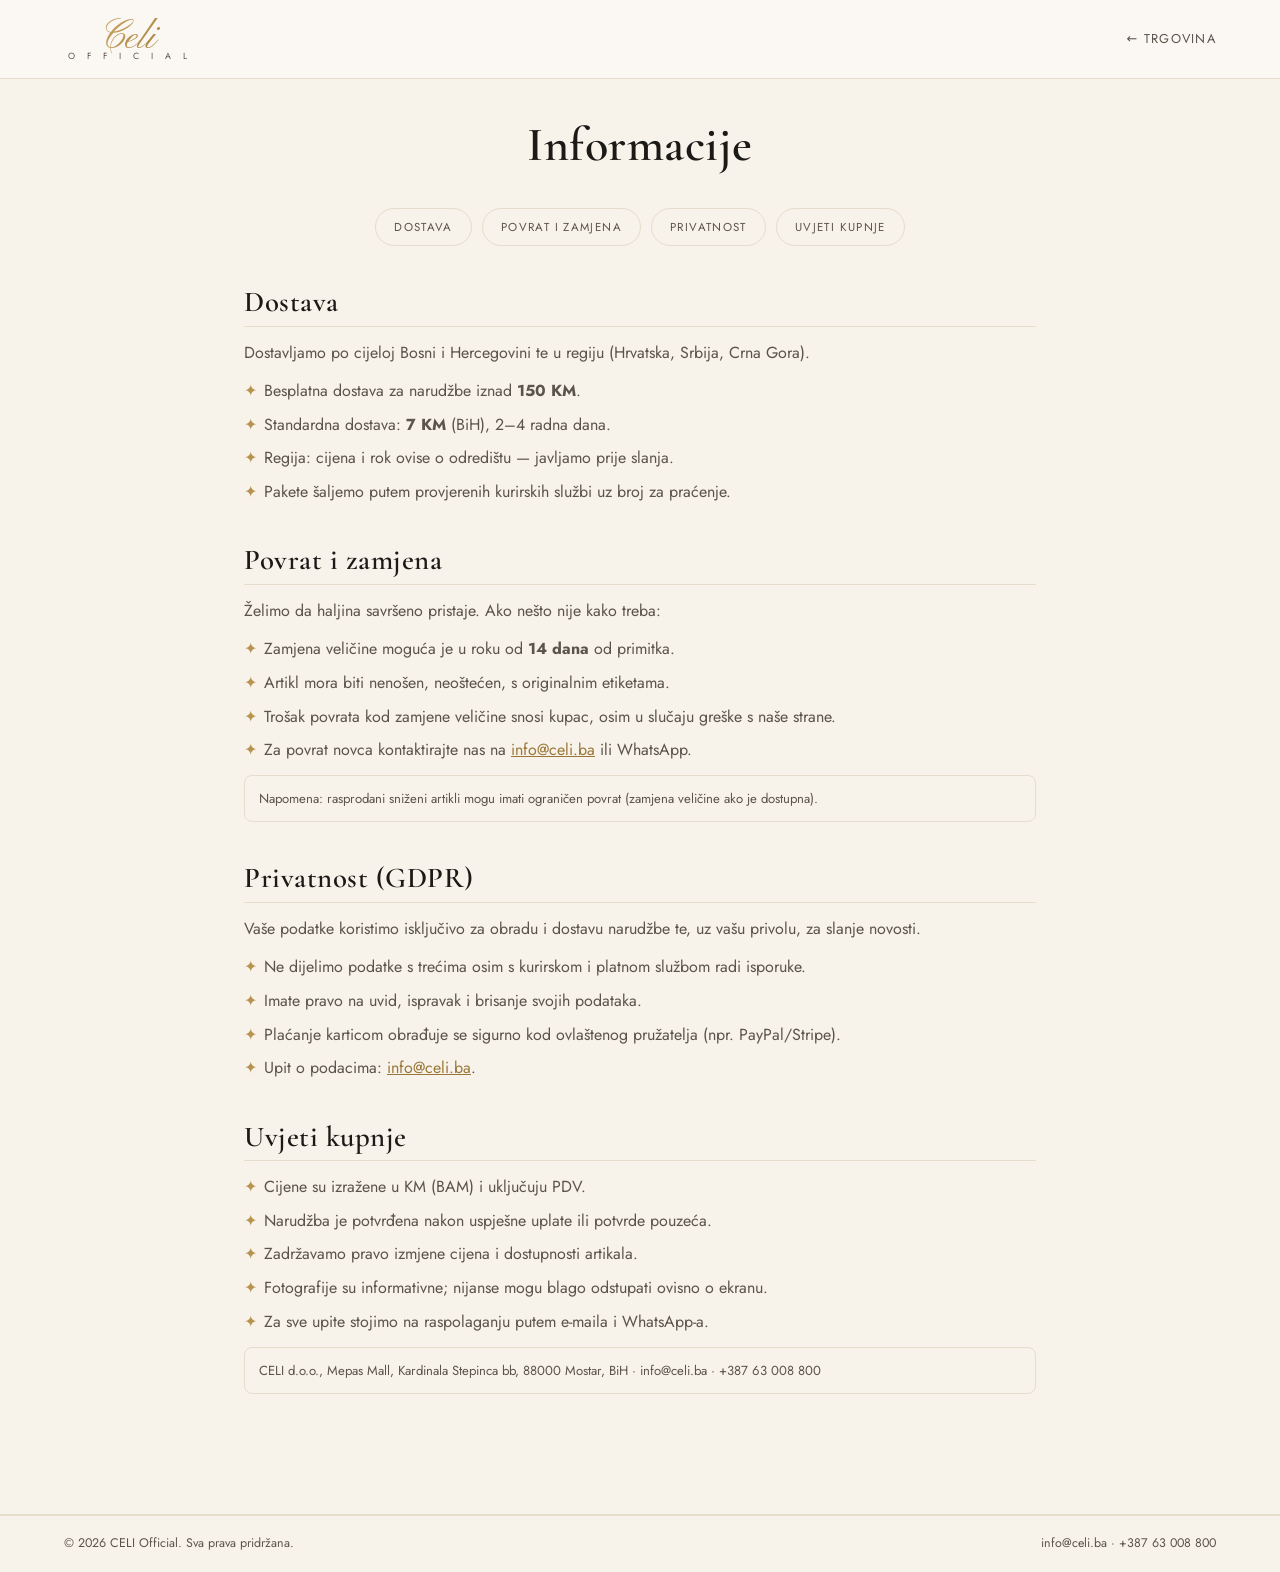
<file: info.html>
<!DOCTYPE html>
<html lang="hr">
<head>
  <meta charset="UTF-8" />
  <meta name="viewport" content="width=device-width, initial-scale=1.0" />
  <title>Informacije — CELI Official</title>
  <meta name="description" content="Dostava, povrat i zamjena, privatnost i uvjeti kupnje — CELI Official." />
  <link rel="icon" type="image/svg+xml" href="assets/favicon.svg" />
  <link rel="preconnect" href="https://fonts.googleapis.com" />
  <link rel="preconnect" href="https://fonts.gstatic.com" crossorigin />
  <link href="https://fonts.googleapis.com/css2?family=Cormorant+Garamond:wght@400;500;600;700&family=Pinyon+Script&family=Jost:wght@300;400;500;600&display=swap" rel="stylesheet" />
  <link rel="stylesheet" href="css/styles.css" />
</head>
<body class="checkout-page">

  <header class="header">
    <div class="container header__inner header__inner--checkout">
      <a href="index.html" class="logo" aria-label="CELI Official početna">
        <span class="logo__script">Celi</span>
        <span class="logo__sub">O F F I C I A L</span>
      </a>
      <a href="index.html" class="back-link">← Trgovina</a>
    </div>
  </header>

  <main class="container info">
    <h1 class="co__title">Informacije</h1>

    <nav class="info__nav">
      <a href="#dostava">Dostava</a>
      <a href="#povrat">Povrat i zamjena</a>
      <a href="#privatnost">Privatnost</a>
      <a href="#uvjeti">Uvjeti kupnje</a>
    </nav>

    <section class="info__sec" id="dostava">
      <h2>Dostava</h2>
      <p>Dostavljamo po cijeloj Bosni i Hercegovini te u regiju (Hrvatska, Srbija, Crna Gora).</p>
      <ul>
        <li>Besplatna dostava za narudžbe iznad <strong>150 KM</strong>.</li>
        <li>Standardna dostava: <strong>7 KM</strong> (BiH), 2–4 radna dana.</li>
        <li>Regija: cijena i rok ovise o odredištu — javljamo prije slanja.</li>
        <li>Pakete šaljemo putem provjerenih kurirskih službi uz broj za praćenje.</li>
      </ul>
    </section>

    <section class="info__sec" id="povrat">
      <h2>Povrat i zamjena</h2>
      <p>Želimo da haljina savršeno pristaje. Ako nešto nije kako treba:</p>
      <ul>
        <li>Zamjena veličine moguća je u roku od <strong>14 dana</strong> od primitka.</li>
        <li>Artikl mora biti nenošen, neoštećen, s originalnim etiketama.</li>
        <li>Trošak povrata kod zamjene veličine snosi kupac, osim u slučaju greške s naše strane.</li>
        <li>Za povrat novca kontaktirajte nas na <a href="mailto:info@celi.ba">info@celi.ba</a> ili WhatsApp.</li>
      </ul>
      <p class="info__note">Napomena: rasprodani sniženi artikli mogu imati ograničen povrat (zamjena veličine ako je dostupna).</p>
    </section>

    <section class="info__sec" id="privatnost">
      <h2>Privatnost (GDPR)</h2>
      <p>Vaše podatke koristimo isključivo za obradu i dostavu narudžbe te, uz vašu privolu, za slanje novosti.</p>
      <ul>
        <li>Ne dijelimo podatke s trećima osim s kurirskom i platnom službom radi isporuke.</li>
        <li>Imate pravo na uvid, ispravak i brisanje svojih podataka.</li>
        <li>Plaćanje karticom obrađuje se sigurno kod ovlaštenog pružatelja (npr. PayPal/Stripe).</li>
        <li>Upit o podacima: <a href="mailto:info@celi.ba">info@celi.ba</a>.</li>
      </ul>
    </section>

    <section class="info__sec" id="uvjeti">
      <h2>Uvjeti kupnje</h2>
      <ul>
        <li>Cijene su izražene u KM (BAM) i uključuju PDV.</li>
        <li>Narudžba je potvrđena nakon uspješne uplate ili potvrde pouzeća.</li>
        <li>Zadržavamo pravo izmjene cijena i dostupnosti artikala.</li>
        <li>Fotografije su informativne; nijanse mogu blago odstupati ovisno o ekranu.</li>
        <li>Za sve upite stojimo na raspolaganju putem e-maila i WhatsApp-a.</li>
      </ul>
      <p class="info__note">CELI d.o.o., Mepas Mall, Kardinala Stepinca bb, 88000 Mostar, BiH · info@celi.ba · +387 63 008 800</p>
    </section>
  </main>

  <footer class="footer">
    <div class="footer__bottom">
      <div class="container">
        <span>© <span id="year"></span> CELI Official. Sva prava pridržana.</span>
        <span>info@celi.ba · +387 63 008 800</span>
      </div>
    </div>
  </footer>

  <script>document.getElementById("year").textContent=new Date().getFullYear();</script>
</body>
</html>
</file>
<file: css/styles.css>
/* ===== CELI Official — webshop ===== */
:root{
  --ink:#1c1a17;
  --ink-soft:#5a544c;
  --gold:#b8924f;
  --gold-deep:#9a7637;
  --gold-light:#d9bd84;
  --cream:#f7f2ea;
  --ivory:#fbf8f2;
  --sand:#ece2d3;
  --sand-deep:#e0d3bf;
  --white:#ffffff;
  --line:#e7ddcc;
  --shadow:0 18px 40px -20px rgba(60,45,20,.35);
  --radius:14px;
  --maxw:1200px;
  --ease:cubic-bezier(.4,0,.2,1);
}

*{box-sizing:border-box;margin:0;padding:0}
html{scroll-behavior:smooth}
body{
  font-family:'Jost',system-ui,Arial,sans-serif;
  color:var(--ink);
  background:var(--ivory);
  line-height:1.6;
  -webkit-font-smoothing:antialiased;
}
img{max-width:100%;display:block}
a{color:inherit;text-decoration:none}
.container{width:100%;max-width:var(--maxw);margin:0 auto;padding:0 24px}

h1,h2,h3,h4{font-family:'Cormorant Garamond',Georgia,serif;font-weight:600;line-height:1.1;letter-spacing:.5px}
.eyebrow{font-size:.72rem;letter-spacing:.32em;text-transform:uppercase;color:var(--gold-deep);font-weight:500;margin-bottom:.6rem}

/* ===== Buttons ===== */
.btn{
  display:inline-block;font-family:'Jost',sans-serif;font-size:.78rem;
  letter-spacing:.22em;text-transform:uppercase;font-weight:500;
  padding:15px 34px;border:1px solid transparent;cursor:pointer;
  transition:.35s var(--ease);border-radius:2px;background:none;
}
.btn--gold{background:var(--ink);color:var(--ivory)}
.btn--gold:hover{background:var(--gold);color:var(--white)}
.btn--outline{border-color:var(--ink);color:var(--ink)}
.btn--outline:hover{background:var(--ink);color:var(--ivory)}
.btn--block{width:100%;text-align:center}

/* ===== Announce bar ===== */
.announce{
  background:var(--ink);color:var(--cream);text-align:center;
  font-size:.72rem;letter-spacing:.14em;padding:9px 16px;text-transform:uppercase;
}
.announce strong{color:var(--gold-light)}

/* ===== Header ===== */
.header{position:sticky;top:0;z-index:50;background:rgba(251,248,242,.92);
  backdrop-filter:blur(10px);border-bottom:1px solid var(--line);transition:.3s}
.header__inner{display:grid;grid-template-columns:1fr auto 1fr;align-items:center;height:78px}
.nav{display:flex;gap:30px;justify-self:start}
.nav a{font-size:.78rem;letter-spacing:.12em;text-transform:uppercase;color:var(--ink-soft);
  position:relative;padding:4px 0;transition:.25s}
.nav a::after{content:"";position:absolute;left:0;bottom:-2px;width:0;height:1px;background:var(--gold);transition:.3s}
.nav a:hover{color:var(--ink)}
.nav a:hover::after{width:100%}

.logo{justify-self:center;text-align:center;line-height:1}
.logo__script{font-family:'Pinyon Script',cursive;font-size:2.5rem;
  background:linear-gradient(135deg,var(--gold-light),var(--gold),var(--gold-deep));
  -webkit-background-clip:text;background-clip:text;-webkit-text-fill-color:transparent;
  display:block}
.logo__sub{display:block;font-size:.56rem;letter-spacing:.5em;color:var(--ink-soft);
  margin-top:-6px;padding-left:.5em}

.header__actions{display:flex;gap:6px;justify-self:end;align-items:center}
.icon-btn{background:none;border:none;color:var(--ink);cursor:pointer;padding:9px;
  display:inline-flex;align-items:center;justify-content:center;border-radius:50%;transition:.25s}
.icon-btn:hover{background:var(--sand)}
.cart-btn{position:relative}
.cart-count{position:absolute;top:2px;right:2px;background:var(--gold);color:#fff;
  font-size:.6rem;font-weight:600;min-width:17px;height:17px;border-radius:9px;
  display:flex;align-items:center;justify-content:center;padding:0 4px}

.nav-toggle{display:none;flex-direction:column;gap:4px}
.nav-toggle span{width:22px;height:2px;background:var(--ink);transition:.3s}

.searchbar{max-height:0;overflow:hidden;transition:max-height .35s var(--ease);border-top:0 solid var(--line)}
.searchbar.open{max-height:80px;border-top:1px solid var(--line)}
.searchbar input{width:100%;padding:18px 4px;border:none;background:none;font-size:1rem;
  font-family:'Cormorant Garamond',serif;outline:none}

/* ===== Hero ===== */
.hero{position:relative;min-height:88vh;display:flex;align-items:center;
  justify-content:center;text-align:center;overflow:hidden}
.hero__bg{position:absolute;inset:0;
  background:
    radial-gradient(120% 80% at 70% 20%,rgba(216,189,132,.35),transparent 60%),
    radial-gradient(100% 70% at 20% 90%,rgba(224,211,191,.6),transparent 55%),
    linear-gradient(160deg,var(--ivory),var(--sand) 120%);
}
.hero__bg::after{content:"Celi";position:absolute;right:-4%;bottom:-12%;
  font-family:'Pinyon Script',cursive;font-size:42vh;color:rgba(184,146,79,.10);
  line-height:1;pointer-events:none;user-select:none}
.hero__content{position:relative;max-width:680px;padding:0 24px;animation:rise 1s var(--ease) both}
.hero__eyebrow{font-size:.78rem;letter-spacing:.4em;text-transform:uppercase;color:var(--gold-deep);margin-bottom:1.2rem}
.hero__title{font-size:clamp(2.8rem,8vw,5.8rem);font-weight:600;letter-spacing:1px}
.hero__sub{margin:1.4rem auto 2.2rem;max-width:480px;color:var(--ink-soft);font-size:1.05rem}
.hero__scroll{position:absolute;bottom:26px;left:50%;transform:translateX(-50%);
  color:var(--gold-deep);font-size:1.3rem;animation:bob 1.8s infinite}
@keyframes rise{from{opacity:0;transform:translateY(26px)}to{opacity:1;transform:none}}
@keyframes bob{0%,100%{transform:translate(-50%,0)}50%{transform:translate(-50%,8px)}}

/* ===== Category tiles ===== */
.cats{display:grid;grid-template-columns:repeat(3,1fr);gap:22px;padding:70px 24px 30px}
.cat{position:relative;border-radius:var(--radius);overflow:hidden;aspect-ratio:3/4;
  box-shadow:var(--shadow);group:cat}
.cat__art{position:absolute;inset:0;transition:transform .8s var(--ease)}
.cat:hover .cat__art{transform:scale(1.06)}
.cat__art--1{background:linear-gradient(150deg,#6f86a3,#aab9c9)}
.cat__art--2{background:linear-gradient(150deg,#3a3531,#6a6058)}
.cat__art--3{background:linear-gradient(150deg,#c7a8b6,#e5d2cf)}
.cat span{position:absolute;left:0;right:0;bottom:0;padding:22px;color:#fff;
  font-family:'Cormorant Garamond',serif;font-size:1.5rem;font-weight:600;
  background:linear-gradient(transparent,rgba(20,16,12,.55));text-align:center;letter-spacing:.5px}

/* ===== Section heads ===== */
.section-head{text-align:center;margin:60px 0 30px}
.section-head h2{font-size:clamp(2rem,5vw,3rem)}

/* ===== Filters ===== */
.filters{display:flex;gap:10px;justify-content:center;flex-wrap:wrap;margin-bottom:38px}
.chip{font-family:'Jost',sans-serif;font-size:.74rem;letter-spacing:.14em;text-transform:uppercase;
  padding:10px 22px;border:1px solid var(--line);background:none;color:var(--ink-soft);
  cursor:pointer;border-radius:30px;transition:.28s}
.chip:hover{border-color:var(--gold)}
.chip.is-active{background:var(--ink);color:var(--ivory);border-color:var(--ink)}

/* ===== Product grid ===== */
.shop{padding-bottom:40px}
.grid{display:grid;grid-template-columns:repeat(4,1fr);gap:26px}
.card{position:relative;animation:fade .5s var(--ease) both}
@keyframes fade{from{opacity:0;transform:translateY(14px)}to{opacity:1;transform:none}}
.card__media{position:relative;aspect-ratio:3/4;border-radius:var(--radius);overflow:hidden;
  background:var(--sand);cursor:pointer}
.card__media svg{width:100%;height:100%;transition:transform .8s var(--ease)}
.card:hover .card__media svg{transform:scale(1.05)}
.card__badge{position:absolute;top:12px;left:12px;background:var(--gold);color:#fff;
  font-size:.6rem;letter-spacing:.12em;text-transform:uppercase;padding:5px 11px;border-radius:20px;font-weight:600}
.card__quick{position:absolute;left:12px;right:12px;bottom:12px;transform:translateY(120%);
  opacity:0;transition:.35s var(--ease);background:rgba(251,248,242,.95);color:var(--ink);
  border:none;padding:13px;font-size:.72rem;letter-spacing:.16em;text-transform:uppercase;
  cursor:pointer;border-radius:6px;font-family:'Jost',sans-serif;backdrop-filter:blur(4px)}
.card:hover .card__quick{transform:none;opacity:1}
.card__quick:hover{background:var(--ink);color:var(--ivory)}
.card__info{padding:16px 2px 0;text-align:center}
.card__name{font-family:'Cormorant Garamond',serif;font-size:1.3rem;font-weight:600}
.card__cat{font-size:.66rem;letter-spacing:.18em;text-transform:uppercase;color:var(--ink-soft);margin:2px 0 6px}
.card__price{color:var(--gold-deep);font-weight:500;letter-spacing:.04em}
.card__price del{color:var(--ink-soft);font-weight:400;margin-left:8px;font-size:.85em}
.empty{text-align:center;color:var(--ink-soft);padding:60px 0;font-size:1.1rem}

/* ===== Features ===== */
.features{background:var(--cream);margin-top:70px;border-top:1px solid var(--line);border-bottom:1px solid var(--line)}
.features__inner{display:grid;grid-template-columns:repeat(4,1fr);gap:20px;padding:54px 24px}
.feature{text-align:center}
.feature__ic{font-size:1.6rem;color:var(--gold)}
.feature h4{font-size:1.3rem;margin:.5rem 0 .2rem}
.feature p{font-size:.9rem;color:var(--ink-soft)}

/* ===== About ===== */
.about{display:grid;grid-template-columns:1fr 1fr;gap:60px;align-items:center;padding:90px 24px}
.about__art{aspect-ratio:4/5;border-radius:var(--radius);box-shadow:var(--shadow);
  background:
    radial-gradient(80% 60% at 30% 20%,rgba(217,189,132,.5),transparent),
    linear-gradient(140deg,#d8c3a3,#b08e64)}
.about__text h2{font-size:clamp(2rem,5vw,3rem);margin-bottom:1rem}
.about__text p{color:var(--ink-soft);margin-bottom:1rem;max-width:46ch}
.about__text .btn{margin-top:1rem}

/* ===== Newsletter ===== */
.newsletter{background:var(--ink);color:var(--cream);text-align:center}
.newsletter__inner{padding:80px 24px}
.newsletter h2{font-size:clamp(2rem,5vw,2.8rem);color:var(--ivory)}
.newsletter p{color:#c8bfb0;margin:.6rem 0 2rem}
.newsletter__form{display:flex;gap:10px;max-width:460px;margin:0 auto;flex-wrap:wrap;justify-content:center}
.newsletter__form input{flex:1;min-width:220px;padding:15px 18px;border:1px solid #4a443c;
  background:#26221d;color:var(--cream);font-family:'Jost',sans-serif;outline:none;border-radius:2px}
.newsletter__form input::placeholder{color:#9a9082}
.newsletter__msg{color:var(--gold-light);margin-top:1.2rem}

/* ===== Footer ===== */
.footer{background:var(--cream);border-top:1px solid var(--line)}
.footer__inner{display:grid;grid-template-columns:2fr 1fr 1fr 1fr;gap:40px;padding:64px 24px 44px}
.footer__logo{font-size:2.4rem;margin-bottom:.4rem}
.footer__brand p{color:var(--ink-soft);max-width:30ch}
.footer h5{font-size:.78rem;letter-spacing:.18em;text-transform:uppercase;margin-bottom:1rem;font-family:'Jost',sans-serif;font-weight:600}
.footer__col p{margin-bottom:.5rem;color:var(--ink-soft);font-size:.92rem}
.footer__col a{transition:.25s}
.footer__col a:hover{color:var(--gold-deep)}
.footer__bottom{border-top:1px solid var(--line);font-size:.78rem;color:var(--ink-soft)}
.footer__bottom .container{display:flex;justify-content:space-between;padding-top:18px;padding-bottom:18px;flex-wrap:wrap;gap:8px}

/* ===== Cart drawer ===== */
.overlay{position:fixed;inset:0;background:rgba(28,24,18,.45);opacity:0;visibility:hidden;
  transition:.35s;z-index:80}
.overlay.show{opacity:1;visibility:visible}
.cart{position:fixed;top:0;right:0;height:100%;width:400px;max-width:90vw;background:var(--ivory);
  z-index:90;display:flex;flex-direction:column;transform:translateX(100%);transition:transform .4s var(--ease);box-shadow:var(--shadow)}
.cart.open{transform:none}
.cart__head{display:flex;justify-content:space-between;align-items:center;padding:24px;border-bottom:1px solid var(--line)}
.cart__head h3{font-size:1.5rem}
.cart__body{flex:1;overflow-y:auto;padding:14px 24px}
.cart__empty{text-align:center;color:var(--ink-soft);padding:60px 10px}
.citem{display:grid;grid-template-columns:64px 1fr auto;gap:14px;padding:16px 0;border-bottom:1px solid var(--line)}
.citem__img{width:64px;height:80px;border-radius:8px;overflow:hidden;background:var(--sand)}
.citem__name{font-family:'Cormorant Garamond',serif;font-size:1.15rem;font-weight:600;line-height:1.1}
.citem__meta{font-size:.74rem;color:var(--ink-soft);letter-spacing:.04em;margin:2px 0 8px}
.citem__price{color:var(--gold-deep);font-size:.9rem}
.qty{display:inline-flex;align-items:center;border:1px solid var(--line);border-radius:20px;overflow:hidden}
.qty button{width:26px;height:26px;border:none;background:none;cursor:pointer;color:var(--ink);font-size:1rem}
.qty button:hover{background:var(--sand)}
.qty span{min-width:24px;text-align:center;font-size:.85rem}
.citem__remove{background:none;border:none;color:var(--ink-soft);cursor:pointer;font-size:.72rem;
  letter-spacing:.06em;text-decoration:underline;margin-top:8px}
.citem__remove:hover{color:var(--gold-deep)}
.cart__foot{border-top:1px solid var(--line);padding:22px 24px}
.cart__total{display:flex;justify-content:space-between;align-items:baseline;margin-bottom:16px}
.cart__total strong{font-family:'Cormorant Garamond',serif;font-size:1.6rem;color:var(--ink)}
.cart__note{font-size:.72rem;color:var(--ink-soft);text-align:center;margin-top:12px}

/* ===== Modal ===== */
.modal{position:fixed;inset:0;z-index:100;display:none}
.modal.open{display:block}
.modal__overlay{position:absolute;inset:0;background:rgba(28,24,18,.55)}
.modal__box{position:absolute;top:50%;left:50%;transform:translate(-50%,-50%);
  width:min(860px,92vw);max-height:90vh;overflow-y:auto;background:var(--ivory);
  border-radius:var(--radius);box-shadow:var(--shadow);display:grid;grid-template-columns:1fr 1fr}
.modal__media{background:var(--sand)}
.modal__media svg{width:100%;height:100%}
.modal__info{padding:38px 34px;position:relative}
.modal__close{position:absolute;top:14px;right:14px}
.modal__cat{font-size:.68rem;letter-spacing:.18em;text-transform:uppercase;color:var(--gold-deep)}
.modal__name{font-size:2.2rem;margin:.3rem 0}
.modal__price{font-size:1.25rem;color:var(--gold-deep);margin-bottom:1rem}
.modal__price del{color:var(--ink-soft);font-size:1rem;margin-left:10px}
.modal__desc{color:var(--ink-soft);margin-bottom:1.4rem;font-size:.95rem}
.modal__label{font-size:.72rem;letter-spacing:.14em;text-transform:uppercase;margin-bottom:8px;color:var(--ink)}
.sizes{display:flex;gap:8px;flex-wrap:wrap;margin-bottom:1.6rem}
.size{width:44px;height:44px;border:1px solid var(--line);background:none;border-radius:50%;
  cursor:pointer;font-family:'Jost',sans-serif;font-size:.82rem;transition:.25s}
.size:hover{border-color:var(--gold)}
.size.is-active{background:var(--ink);color:var(--ivory);border-color:var(--ink)}

/* ===== Toast ===== */
.toast{position:fixed;bottom:28px;left:50%;transform:translate(-50%,140%);
  background:var(--ink);color:var(--ivory);padding:14px 26px;border-radius:30px;
  font-size:.82rem;letter-spacing:.06em;z-index:110;transition:transform .4s var(--ease);box-shadow:var(--shadow)}
.toast.show{transform:translate(-50%,0)}

/* ===== Responsive ===== */
@media(max-width:900px){
  .grid{grid-template-columns:repeat(3,1fr)}
  .features__inner{grid-template-columns:repeat(2,1fr);gap:34px}
  .about{grid-template-columns:1fr;gap:34px}
  .footer__inner{grid-template-columns:1fr 1fr}
  .modal__box{grid-template-columns:1fr}
  .modal__media{aspect-ratio:3/2}
}
@media(max-width:760px){
  .header__inner{grid-template-columns:auto 1fr auto}
  .nav-toggle{display:flex}
  .nav{position:fixed;top:0;left:0;height:100vh;width:78%;max-width:320px;background:var(--ivory);
    flex-direction:column;justify-self:start;padding:90px 30px;gap:8px;
    transform:translateX(-100%);transition:transform .4s var(--ease);z-index:95;box-shadow:var(--shadow)}
  .nav.open{transform:none}
  .nav a{font-size:1rem;padding:12px 0;border-bottom:1px solid var(--line)}
  .logo__script{font-size:2rem}
  .cats{grid-template-columns:1fr;gap:16px}
}
@media(max-width:560px){
  .grid{grid-template-columns:repeat(2,1fr);gap:16px}
  .card__name{font-size:1.1rem}
  .footer__inner{grid-template-columns:1fr;gap:28px}
  .footer__bottom .container{justify-content:center;text-align:center}
}

/* ===== Checkout page ===== */
.checkout-page{background:var(--cream)}
.header__inner--checkout{display:flex;justify-content:space-between;align-items:center}
.back-link{font-size:.8rem;letter-spacing:.1em;text-transform:uppercase;color:var(--ink-soft);transition:.25s}
.back-link:hover{color:var(--gold-deep)}
.co{padding:40px 24px 80px}
.co__title{font-size:clamp(2rem,5vw,3rem);text-align:center;margin-bottom:36px}
.co__grid{display:grid;grid-template-columns:1.4fr 1fr;gap:46px;align-items:start}
.co__h{font-size:1.5rem;margin:0 0 18px;padding-bottom:10px;border-bottom:1px solid var(--line)}
.co__form .co__h:not(:first-child){margin-top:34px}

.field{display:block;margin-bottom:16px}
.field>span{display:block;font-size:.72rem;letter-spacing:.1em;text-transform:uppercase;color:var(--ink-soft);margin-bottom:6px}
.field input,.field select,.field textarea{width:100%;padding:13px 14px;border:1px solid var(--line);
  background:var(--ivory);font-family:'Jost',sans-serif;font-size:.95rem;color:var(--ink);border-radius:4px;outline:none;transition:.2s}
.field input:focus,.field select:focus,.field textarea:focus{border-color:var(--gold)}
.field input.err{border-color:#c0563f;background:#fbece8}
.field-row{display:grid;grid-template-columns:1fr 1fr;gap:14px}

.pay{display:flex;flex-direction:column;gap:10px;margin-bottom:20px}
.pay__opt{display:flex;align-items:center;gap:14px;border:1px solid var(--line);border-radius:8px;
  padding:14px 16px;cursor:pointer;transition:.22s;background:var(--ivory)}
.pay__opt:hover{border-color:var(--gold-light)}
.pay__opt.is-active{border-color:var(--gold);box-shadow:0 0 0 1px var(--gold)}
.pay__opt input{accent-color:var(--gold);width:18px;height:18px}
.pay__main{flex:1;display:flex;flex-direction:column}
.pay__main strong{font-size:.96rem}
.pay__main small{color:var(--ink-soft);font-size:.78rem}
.pay__icons{font-size:1.3rem}

.pay-panel{border:1px solid var(--line);border-radius:8px;padding:18px;margin-bottom:20px;background:var(--ivory)}
.pay-panel__note{font-size:.85rem;color:var(--ink-soft);margin-bottom:14px}
.pay-fallback{font-size:.8rem;color:#8a5a2a;background:#f6ecd9;border:1px solid #e6d3a8;
  padding:12px 14px;border-radius:6px;margin-top:12px;line-height:1.5}
.pay-fallback code{background:rgba(0,0,0,.06);padding:1px 5px;border-radius:3px}
.bank-box{font-size:.9rem;line-height:1.9;margin-bottom:16px}
.bank-box .bank-note{font-size:.78rem;color:var(--ink-soft);margin-top:8px}
.co__wa{margin-top:6px}

/* summary */
.co__summary{background:var(--ivory);border:1px solid var(--line);border-radius:var(--radius);
  padding:26px;position:sticky;top:96px}
.sum-item{display:grid;grid-template-columns:52px 1fr auto;gap:12px;align-items:center;padding:12px 0;border-bottom:1px solid var(--line)}
.sum-item__img{position:relative;width:52px;height:66px;border-radius:6px;overflow:hidden;background:var(--sand)}
.sum-item__q{position:absolute;top:-7px;right:-7px;background:var(--ink);color:#fff;font-size:.66rem;
  width:20px;height:20px;border-radius:50%;display:flex;align-items:center;justify-content:center}
.sum-item__name{font-family:'Cormorant Garamond',serif;font-size:1.15rem;font-weight:600;line-height:1.1}
.sum-item__meta{font-size:.74rem;color:var(--ink-soft)}
.sum-item__price{color:var(--gold-deep);font-size:.9rem}
.sum-empty{color:var(--ink-soft);padding:14px 0}
.sum-empty a{color:var(--gold-deep);text-decoration:underline}
.sum-line{display:flex;justify-content:space-between;padding:10px 0;font-size:.92rem;color:var(--ink-soft)}
.sum-total{border-top:1px solid var(--line);margin-top:6px;padding-top:14px;color:var(--ink);font-size:1rem}
.sum-total strong{font-family:'Cormorant Garamond',serif;font-size:1.5rem}
.sum-eur{font-size:.78rem;color:var(--ink-soft);text-align:right;margin-top:2px}
.sum-secure{font-size:.78rem;color:var(--ink-soft);text-align:center;margin-top:18px;padding-top:14px;border-top:1px solid var(--line)}

/* confirmation */
.confirm{display:flex;justify-content:center;padding:40px 0}
.confirm__box{text-align:center;max-width:480px;background:var(--ivory);border:1px solid var(--line);
  border-radius:var(--radius);padding:54px 36px;box-shadow:var(--shadow)}
.confirm__check{width:74px;height:74px;border-radius:50%;background:var(--gold);color:#fff;font-size:2.2rem;
  display:flex;align-items:center;justify-content:center;margin:0 auto 22px}
.confirm__box h2{font-size:2.2rem;margin-bottom:.6rem}
.confirm__box p{color:var(--ink-soft);margin-bottom:1rem}
.confirm__id{font-size:.92rem}
.confirm__box .btn{margin-top:1rem}

@media(max-width:860px){
  .co__grid{grid-template-columns:1fr;gap:30px}
  .co__summary{position:static;order:-1}
}
@media(max-width:480px){
  .field-row{grid-template-columns:1fr}
}

/* ===== Real product images ===== */
.card__media img,.modal__media img,.citem__img img,.sum-item__img img,.cat__art img{
  width:100%;height:100%;object-fit:cover;display:block}
.card__media img{transition:transform .8s var(--ease)}
.card:hover .card__media img{transform:scale(1.05)}
.modal__media img{min-height:420px}

/* ===== Wishlist (header + cards) ===== */
.wish-btn{position:relative}
.wish-count{position:absolute;top:2px;right:2px;background:var(--gold);color:#fff;
  font-size:.6rem;font-weight:600;min-width:17px;height:17px;border-radius:9px;
  display:flex;align-items:center;justify-content:center;padding:0 4px}
.wish-count.is-empty{display:none}
.chip--wish{display:inline-flex;align-items:center;gap:4px}

.card__badges{position:absolute;top:12px;left:12px;z-index:2;display:flex;flex-direction:column;gap:6px;align-items:flex-start}
.card__badges .card__badge{position:static;top:auto;left:auto}
.card__badge--3d{background:var(--ink);letter-spacing:.1em}

.card__wish{position:absolute;top:12px;right:12px;z-index:3;width:34px;height:34px;border-radius:50%;
  background:rgba(251,248,242,.92);border:none;cursor:pointer;display:flex;align-items:center;justify-content:center;
  color:var(--ink-soft);backdrop-filter:blur(4px);transition:.25s var(--ease);opacity:0;transform:scale(.85)}
.card:hover .card__wish,.card__wish.is-on{opacity:1;transform:none}
.card__wish svg{fill:none;stroke:currentColor;stroke-width:1.6}
.card__wish:hover{color:#c0563f}
.card__wish.is-on{color:#c0563f}
.card__wish.is-on svg{fill:#c0563f;stroke:#c0563f}

/* ===== Product viewer (photo / 360° / 3D) ===== */
.modal__media{display:block}
.viewer{display:flex;flex-direction:column;height:100%;background:var(--ivory)}
.viewer__stage{position:relative;width:100%;aspect-ratio:3/4;overflow:hidden;background:var(--sand);
  display:flex;align-items:center;justify-content:center;touch-action:pan-y}
.viewer__stage svg{width:100%;height:100%}
.viewer .viewer__img{width:100%;height:100%;min-height:0;object-fit:cover;
  transition:transform .3s var(--ease);user-select:none;-webkit-user-drag:none}
.viewer__stage.is-zoomable{cursor:zoom-in}
.viewer__stage.is-zoom .viewer__img{transform:scale(2)}
.viewer__stage--spin{cursor:ew-resize}
.viewer__stage--spin .viewer__img{transition:none}
.viewer__stage--3d{background:radial-gradient(circle at 50% 32%,#ffffff,var(--sand))}
.viewer__stage--3d model-viewer{width:100%;height:100%;--poster-color:transparent;background:transparent}
.viewer__hint{position:absolute;bottom:10px;left:50%;transform:translateX(-50%);
  background:rgba(28,24,18,.62);color:var(--ivory);font-size:.6rem;letter-spacing:.1em;
  text-transform:uppercase;padding:5px 12px;border-radius:20px;pointer-events:none;white-space:nowrap}
.viewer__loading{color:var(--ink-soft);font-size:.85rem;letter-spacing:.06em}
.viewer__tabs{display:flex;gap:6px;padding:12px;justify-content:center;border-bottom:1px solid var(--line)}
.vtab{font-family:'Jost',sans-serif;font-size:.64rem;letter-spacing:.14em;text-transform:uppercase;
  padding:8px 16px;border:1px solid var(--line);background:none;color:var(--ink-soft);cursor:pointer;border-radius:30px;transition:.25s}
.vtab:hover{border-color:var(--gold)}
.vtab.is-active{background:var(--ink);color:var(--ivory);border-color:var(--ink)}
.viewer__thumbs{display:flex;gap:8px;padding:12px;overflow-x:auto}
.vthumb{flex:0 0 auto;width:54px;height:68px;border-radius:6px;overflow:hidden;border:1px solid var(--line);
  background:var(--sand);cursor:pointer;padding:0}
.vthumb img{width:100%;height:100%;object-fit:cover}
.vthumb.is-active{border-color:var(--gold);box-shadow:0 0 0 1px var(--gold)}

/* ===== Modal info extras ===== */
.modal__colorline{display:flex;align-items:center;gap:8px;font-size:.85rem;color:var(--ink-soft);margin-bottom:1.2rem}
.swatch{width:16px;height:16px;border-radius:50%;border:1px solid rgba(0,0,0,.15);display:inline-block;flex:0 0 auto}
.modal__sizehead{display:flex;justify-content:space-between;align-items:baseline;gap:12px}
.sizeguide-link{background:none;border:none;color:var(--gold-deep);font-size:.68rem;letter-spacing:.1em;
  text-transform:uppercase;cursor:pointer;text-decoration:underline;font-family:'Jost',sans-serif}
.sizeguide-link:hover{color:var(--gold)}
.modal__actions{display:flex;gap:10px;align-items:stretch;margin-bottom:1.4rem}
.modal__actions .btn{flex:1}
.modal__wish{border:1px solid var(--line);border-radius:4px;width:52px;color:var(--ink-soft);flex:0 0 auto}
.modal__wish svg{fill:none;stroke:currentColor;stroke-width:1.6}
.modal__wish:hover{border-color:#c0563f;color:#c0563f}
.modal__wish.is-on{color:#c0563f;border-color:#c0563f}
.modal__wish.is-on svg{fill:#c0563f;stroke:#c0563f}
.details{border-top:1px solid var(--line);padding-top:14px;display:flex;flex-direction:column;gap:10px}
.details__row{display:grid;grid-template-columns:96px 1fr;gap:12px}
.details__row span{color:var(--ink-soft);text-transform:uppercase;letter-spacing:.08em;font-size:.64rem;padding-top:3px}
.details__row p{color:var(--ink);font-size:.88rem}

/* ===== Size guide modal ===== */
.modal--size{z-index:120}
.sizeguide{position:absolute;top:50%;left:50%;transform:translate(-50%,-50%);
  width:min(560px,92vw);max-height:90vh;overflow-y:auto;background:var(--ivory);
  border-radius:var(--radius);box-shadow:var(--shadow);padding:38px 34px}
.sizeguide__close{position:absolute;top:14px;right:14px}
.sizeguide h3{font-size:2rem;margin:.2rem 0 .6rem}
.sizeguide__lead{color:var(--ink-soft);font-size:.92rem;margin-bottom:1.4rem}
.sizeguide__table{width:100%;border-collapse:collapse;margin-bottom:1.6rem;font-size:.9rem}
.sizeguide__table th,.sizeguide__table td{padding:10px 8px;text-align:center;border-bottom:1px solid var(--line)}
.sizeguide__table th{font-family:'Jost',sans-serif;font-size:.64rem;letter-spacing:.1em;text-transform:uppercase;color:var(--ink-soft);font-weight:600}
.sizeguide__table td:first-child,.sizeguide__table th:first-child{text-align:left;font-weight:600}
.sizeguide__how h4{font-size:1.2rem;margin-bottom:.6rem}
.sizeguide__how p{font-size:.88rem;color:var(--ink-soft);margin-bottom:.4rem}
.sizeguide__note{margin-top:1rem}
.sizeguide__note a{color:var(--gold-deep);text-decoration:underline}

@media(max-width:900px){ .modal__media{aspect-ratio:auto} }
@media(max-width:760px){ .card__wish{opacity:1;transform:none} }

/* ===== Subfilters: colour filter + sort ===== */
.subfilters{display:flex;justify-content:space-between;align-items:center;gap:16px;flex-wrap:wrap;margin:-18px 0 30px}
.colorfilter{display:flex;gap:8px;flex-wrap:wrap;align-items:center}
.cdot{width:26px;height:26px;border-radius:50%;border:1px solid var(--line);background:none;cursor:pointer;padding:2px;transition:.2s}
.cdot span{display:block;width:100%;height:100%;border-radius:50%;border:1px solid rgba(0,0,0,.12)}
.cdot:hover{border-color:var(--gold)}
.cdot.is-active{border-color:var(--ink);box-shadow:0 0 0 1px var(--ink)}
.cdot--all{width:auto;border-radius:30px;padding:6px 14px;font-family:'Jost',sans-serif;font-size:.68rem;
  letter-spacing:.1em;text-transform:uppercase;color:var(--ink-soft)}
.cdot--all.is-active{background:var(--ink);color:var(--ivory)}
.sortbox{font-size:.72rem;letter-spacing:.1em;text-transform:uppercase;color:var(--ink-soft);display:flex;align-items:center;gap:8px}
.sortbox select{font-family:'Jost',sans-serif;font-size:.8rem;padding:8px 12px;border:1px solid var(--line);
  background:var(--ivory);border-radius:30px;color:var(--ink);cursor:pointer;outline:none}
.sortbox select:focus{border-color:var(--gold)}

/* ===== Card extras: rating, colours, sale/out badges ===== */
.card__rating{font-size:.8rem;color:var(--gold);letter-spacing:1px;margin:2px 0}
.card__rating span{color:var(--ink-soft);font-size:.72rem;letter-spacing:0}
.stars{color:var(--gold);letter-spacing:1px}
.card__colors{display:flex;gap:5px;justify-content:center;margin-top:6px}
.card__colors span{width:13px;height:13px;border-radius:50%;border:1px solid rgba(0,0,0,.15);display:inline-block}
.card__badge--sale{background:#b23a3a}
.card__badge--out{background:#6a6058}

/* ===== Modal: rating, colour swatches, stock, back-in-stock, reviews ===== */
.modal__rate{font-size:.85rem;color:var(--gold);letter-spacing:1px;margin-bottom:.4rem}
.modal__rate span{color:var(--ink-soft);font-size:.76rem;letter-spacing:0;margin-left:4px}
.modal__colors{margin-bottom:1.2rem}
.cswatches{display:flex;gap:8px;margin-top:8px;flex-wrap:wrap}
.cswatch{width:30px;height:30px;border-radius:50%;border:1px solid var(--line);background:none;cursor:pointer;padding:3px;transition:.2s}
.cswatch span{display:block;width:100%;height:100%;border-radius:50%;background:var(--sw);border:1px solid rgba(0,0,0,.12)}
.cswatch:hover{border-color:var(--gold)}
.cswatch.is-active{border-color:var(--ink);box-shadow:0 0 0 1px var(--ink)}
.size.is-out{position:relative;color:var(--line);cursor:not-allowed;border-style:dashed}
.size.is-out::after{content:"";position:absolute;left:8px;right:8px;top:50%;height:1px;background:var(--line);transform:rotate(-18deg)}
.stocknote-wrap{min-height:20px;margin:-6px 0 14px}
.stocknote{font-size:.78rem;letter-spacing:.02em}
.stocknote--low{color:#b23a3a;font-weight:500}
.stocknote--out{color:#6a6058}
.stocknote--in{color:#3f7d52}
.backinstock{background:var(--cream);border:1px solid var(--line);border-radius:8px;padding:14px 16px;margin-bottom:1.4rem}
.backinstock p{font-size:.82rem;color:var(--ink-soft);margin-bottom:10px}
.backinstock form{display:flex;gap:8px}
.backinstock input{flex:1;padding:10px 12px;border:1px solid var(--line);border-radius:4px;font-family:'Jost',sans-serif;outline:none;background:var(--ivory)}
.backinstock input:focus{border-color:var(--gold)}
.backinstock .btn{padding:10px 18px;font-size:.7rem}
.reviews{border-top:1px solid var(--line);margin-top:18px;padding-top:16px}
.reviews__head{display:flex;align-items:center;gap:10px;margin-bottom:14px}
.reviews__avg{font-family:'Cormorant Garamond',serif;font-size:1.8rem;font-weight:600}
.reviews__count{font-size:.76rem;color:var(--ink-soft)}
.review{padding:10px 0;border-bottom:1px solid var(--line)}
.review:last-child{border-bottom:none}
.review__top{display:flex;justify-content:space-between;align-items:center;margin-bottom:4px}
.review__top strong{font-size:.88rem}
.review p{font-size:.86rem;color:var(--ink-soft)}

/* ===== Free shipping progress (cart) ===== */
.fship{margin-bottom:14px}
.fship__msg{font-size:.78rem;color:var(--ink-soft);margin-bottom:6px}
.fship__msg--done{color:#3f7d52;font-weight:500}
.fship__msg strong{color:var(--gold-deep)}
.fship__track{height:6px;background:var(--sand);border-radius:6px;overflow:hidden}
.fship__track span{display:block;height:100%;background:linear-gradient(90deg,var(--gold-light),var(--gold));transition:width .4s var(--ease)}

/* ===== Recently viewed ===== */
.recent{padding:30px 24px 10px}
.section-head--left{text-align:left;margin:10px 0 20px}
.recent__row{display:flex;gap:16px;overflow-x:auto;padding-bottom:8px}
.rcard{flex:0 0 auto;width:150px;background:none;border:none;cursor:pointer;text-align:left;padding:0;font-family:inherit}
.rcard__img{display:block;aspect-ratio:3/4;border-radius:10px;overflow:hidden;background:var(--sand);margin-bottom:8px}
.rcard__name{display:block;font-family:'Cormorant Garamond',serif;font-size:1.1rem;font-weight:600}
.rcard__price{display:block;color:var(--gold-deep);font-size:.85rem}
.footer__admin{color:var(--ink-soft);transition:.25s}
.footer__admin:hover{color:var(--gold-deep)}

/* ===== Info page ===== */
.info{padding:40px 24px 80px;max-width:840px}
.info__nav{display:flex;gap:10px;flex-wrap:wrap;justify-content:center;margin-bottom:40px}
.info__nav a{font-size:.72rem;letter-spacing:.12em;text-transform:uppercase;color:var(--ink-soft);
  border:1px solid var(--line);border-radius:30px;padding:9px 18px;transition:.25s}
.info__nav a:hover{border-color:var(--gold);color:var(--ink)}
.info__sec{margin-bottom:40px;scroll-margin-top:100px}
.info__sec h2{font-size:1.8rem;margin-bottom:.8rem;padding-bottom:.5rem;border-bottom:1px solid var(--line)}
.info__sec p{color:var(--ink-soft);margin-bottom:.8rem}
.info__sec ul{list-style:none;display:flex;flex-direction:column;gap:8px;margin-bottom:.8rem}
.info__sec li{color:var(--ink-soft);padding-left:20px;position:relative}
.info__sec li::before{content:"✦";position:absolute;left:0;color:var(--gold)}
.info__sec a{color:var(--gold-deep);text-decoration:underline}
.info__note{font-size:.82rem;background:var(--cream);border:1px solid var(--line);border-radius:8px;padding:12px 14px}

/* ===== Admin / inventory ===== */
.admin-page{background:var(--cream)}
.admin{padding:34px 24px 70px}
.admin__head{display:flex;justify-content:space-between;align-items:flex-end;gap:20px;flex-wrap:wrap;margin-bottom:28px}
.admin__title{font-size:clamp(1.8rem,4vw,2.6rem)}
.admin__loc{display:inline-block;margin-top:8px;font-size:.74rem;letter-spacing:.06em;color:var(--gold-deep);
  background:var(--cream);border:1px solid var(--line);border-radius:30px;padding:5px 14px}
.admin__sub{color:var(--ink-soft);font-size:.9rem;margin-top:8px}
.admin__tools{display:flex;gap:8px;flex-wrap:wrap}
.admin__tools .btn{padding:11px 18px;font-size:.7rem;cursor:pointer}

.kpis{display:grid;grid-template-columns:repeat(6,1fr);gap:14px;margin-bottom:34px}
.kpi{background:var(--ivory);border:1px solid var(--line);border-radius:var(--radius);padding:18px 16px;text-align:center}
.kpi__val{display:block;font-family:'Cormorant Garamond',serif;font-size:1.9rem;font-weight:600;line-height:1}
.kpi__lbl{display:block;font-size:.66rem;letter-spacing:.1em;text-transform:uppercase;color:var(--ink-soft);margin-top:8px}
.kpi.warn{border-color:#e6c06a;background:#fbf4e2}
.kpi.bad{border-color:#e0a99a;background:#fbece8}

.admin-block{background:var(--ivory);border:1px solid var(--line);border-radius:var(--radius);padding:22px;margin-bottom:22px}
.admin-block__head{display:flex;justify-content:space-between;align-items:center;gap:14px;flex-wrap:wrap;margin-bottom:16px}
.admin-block__head h2{font-size:1.5rem}
.admin-block__hint{font-size:.74rem;color:var(--ink-soft)}
.admin-filter{display:flex;gap:14px;align-items:center;flex-wrap:wrap}
.admin-filter input[type=search]{padding:9px 14px;border:1px solid var(--line);border-radius:30px;font-family:'Jost',sans-serif;outline:none;background:var(--ivory)}
.admin-filter input[type=search]:focus{border-color:var(--gold)}
.admin-check{font-size:.78rem;color:var(--ink-soft);display:flex;align-items:center;gap:6px;cursor:pointer}

.alerts__ok{color:#3f7d52;font-size:.9rem}
.alerts__h{font-size:.72rem;letter-spacing:.1em;text-transform:uppercase;color:var(--ink-soft);margin:12px 0 6px}
.alert{display:grid;grid-template-columns:1fr auto auto;gap:12px;align-items:center;padding:9px 12px;border:1px solid var(--line);border-radius:8px;margin-bottom:6px;font-size:.86rem}
.alert--out{background:#fbece8;border-color:#e0a99a}
.alert--low{background:#fbf4e2;border-color:#e6c06a}
.alert__qty{font-weight:600}
.alert__act button{border:1px solid var(--ink);background:none;border-radius:20px;padding:4px 10px;font-size:.72rem;cursor:pointer;margin-left:4px}
.alert__act button:hover{background:var(--ink);color:var(--ivory)}

.invcard{border:1px solid var(--line);border-radius:10px;padding:16px;margin-bottom:14px;background:var(--cream)}
.invcard__head{display:flex;gap:14px;align-items:center;margin-bottom:14px}
.invcard__img{width:54px;height:68px;border-radius:6px;overflow:hidden;background:var(--sand);flex:0 0 auto}
.invcard__img img{width:100%;height:100%;object-fit:cover}
.invcard__head h3{font-size:1.3rem}
.invcard__head p{font-size:.8rem;color:var(--ink-soft)}
.invgrid{width:100%;border-collapse:collapse;font-size:.85rem}
.invgrid th,.invgrid td{padding:7px 6px;text-align:center;border-bottom:1px solid var(--line)}
.invgrid thead th{font-size:.66rem;letter-spacing:.08em;text-transform:uppercase;color:var(--ink-soft);font-weight:600}
.invgrid__color{text-align:left;white-space:nowrap;font-weight:500}
.invgrid__color .dot{display:inline-block;width:12px;height:12px;border-radius:50%;border:1px solid rgba(0,0,0,.15);margin-right:6px;vertical-align:middle}
.invgrid__tot{font-weight:600}
.qcell{width:56px;padding:6px;border:1px solid var(--line);border-radius:6px;text-align:center;font-family:'Jost',sans-serif;background:var(--ivory);outline:none}
.qcell:focus{border-color:var(--gold)}
.qcell.low{border-color:#e6c06a;background:#fbf4e2}
.qcell.out{border-color:#e0a99a;background:#fbece8;color:#b23a3a}

.admin-cols{display:grid;grid-template-columns:1fr 1fr;gap:22px}
.log,.orders{max-height:420px;overflow-y:auto}
.logrow{display:grid;grid-template-columns:auto 1fr auto auto;gap:8px;align-items:center;font-size:.76rem;padding:7px 0;border-bottom:1px solid var(--line)}
.logrow__when{color:var(--ink-soft);white-space:nowrap}
.logrow__sku{font-family:monospace;font-size:.72rem;color:var(--ink-soft);overflow:hidden;text-overflow:ellipsis}
.logrow__delta{font-weight:700}
.logrow__delta.pos{color:#3f7d52}
.logrow__delta.neg{color:#b23a3a}
.logrow__why{grid-column:1/-1;color:var(--ink-soft);font-size:.72rem;margin-top:-2px}
.orderrow{border:1px solid var(--line);border-radius:8px;padding:12px;margin-bottom:10px;font-size:.84rem}
.orderrow__top{display:flex;justify-content:space-between;color:var(--ink-soft);font-size:.76rem}
.orderrow__cust{margin:4px 0;color:var(--ink-soft)}
.orderrow ul{list-style:none;margin:6px 0}
.orderrow li{color:var(--ink);padding:2px 0}
.orderrow__total{font-weight:600;color:var(--gold-deep);text-align:right}

@media(max-width:1000px){ .kpis{grid-template-columns:repeat(3,1fr)} .admin-cols{grid-template-columns:1fr} }
@media(max-width:560px){ .kpis{grid-template-columns:repeat(2,1fr)} .invgrid{font-size:.78rem} .qcell{width:46px} }
</file>
